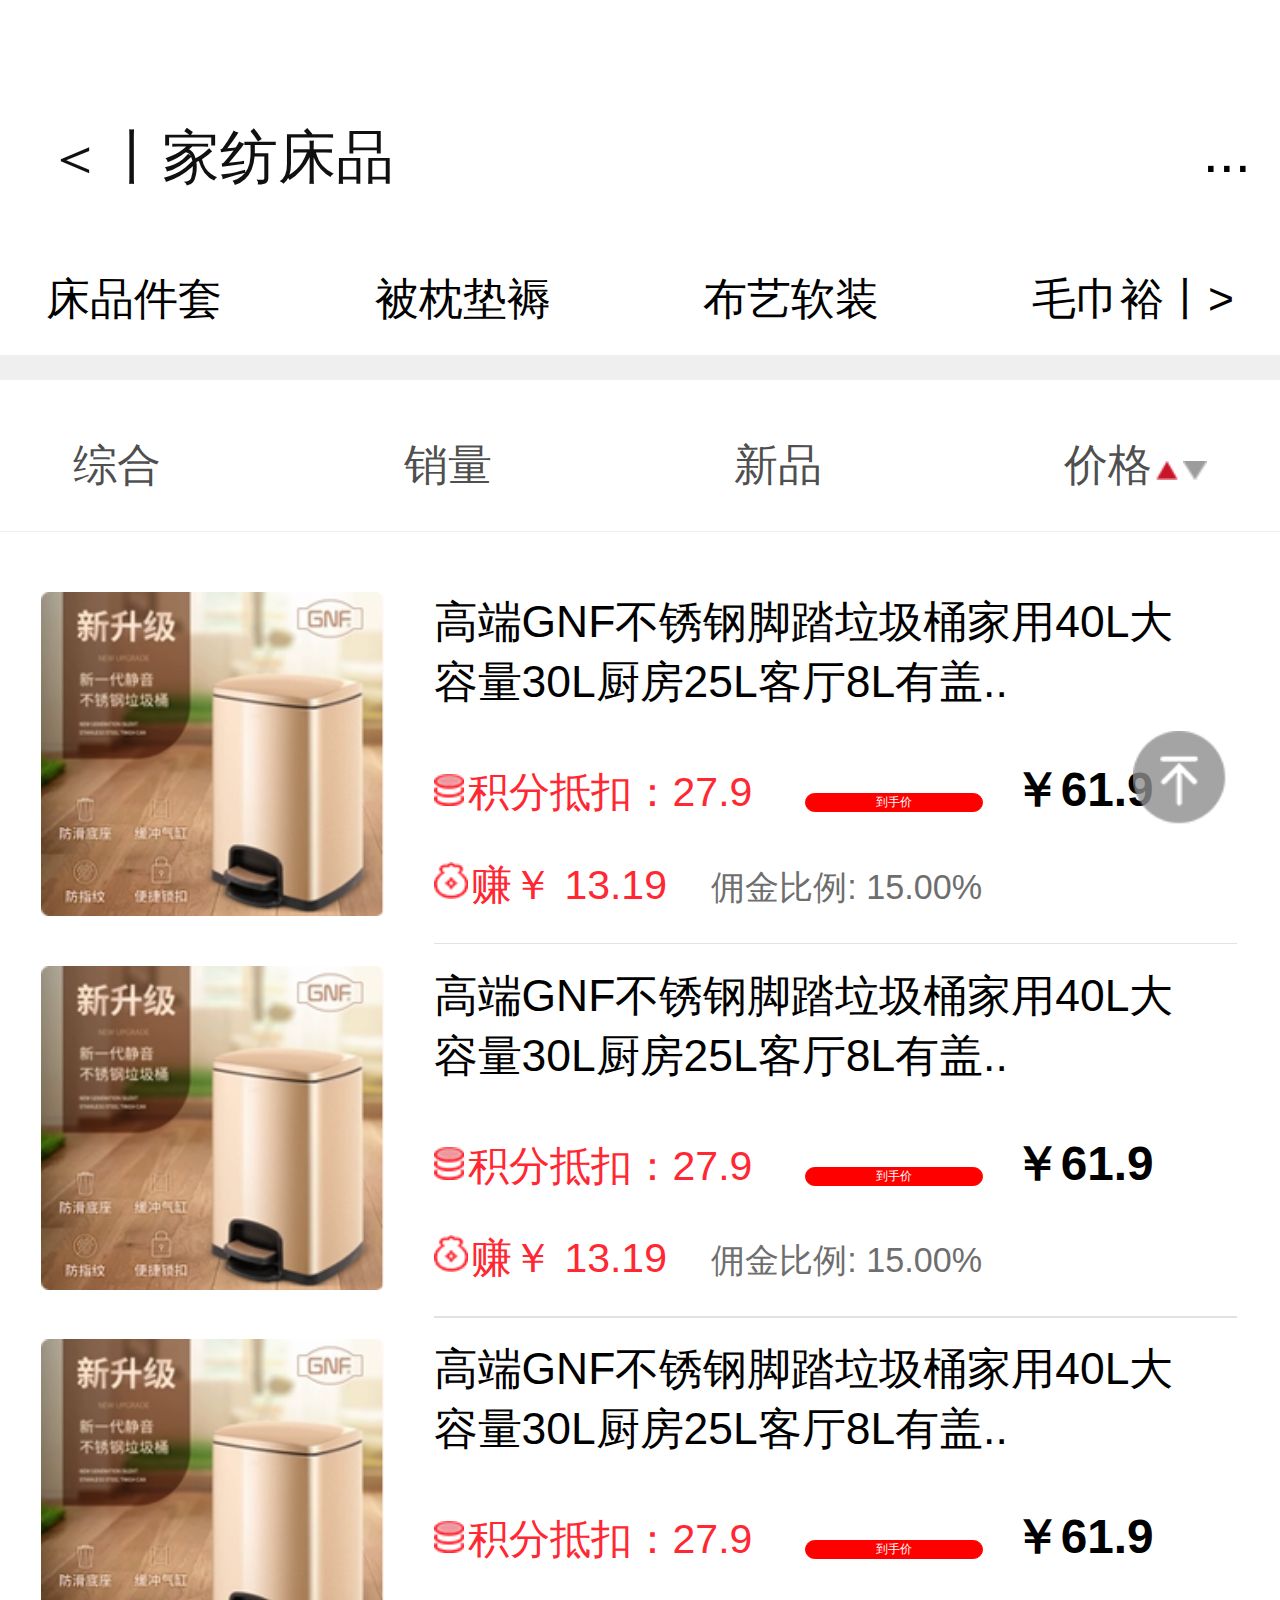
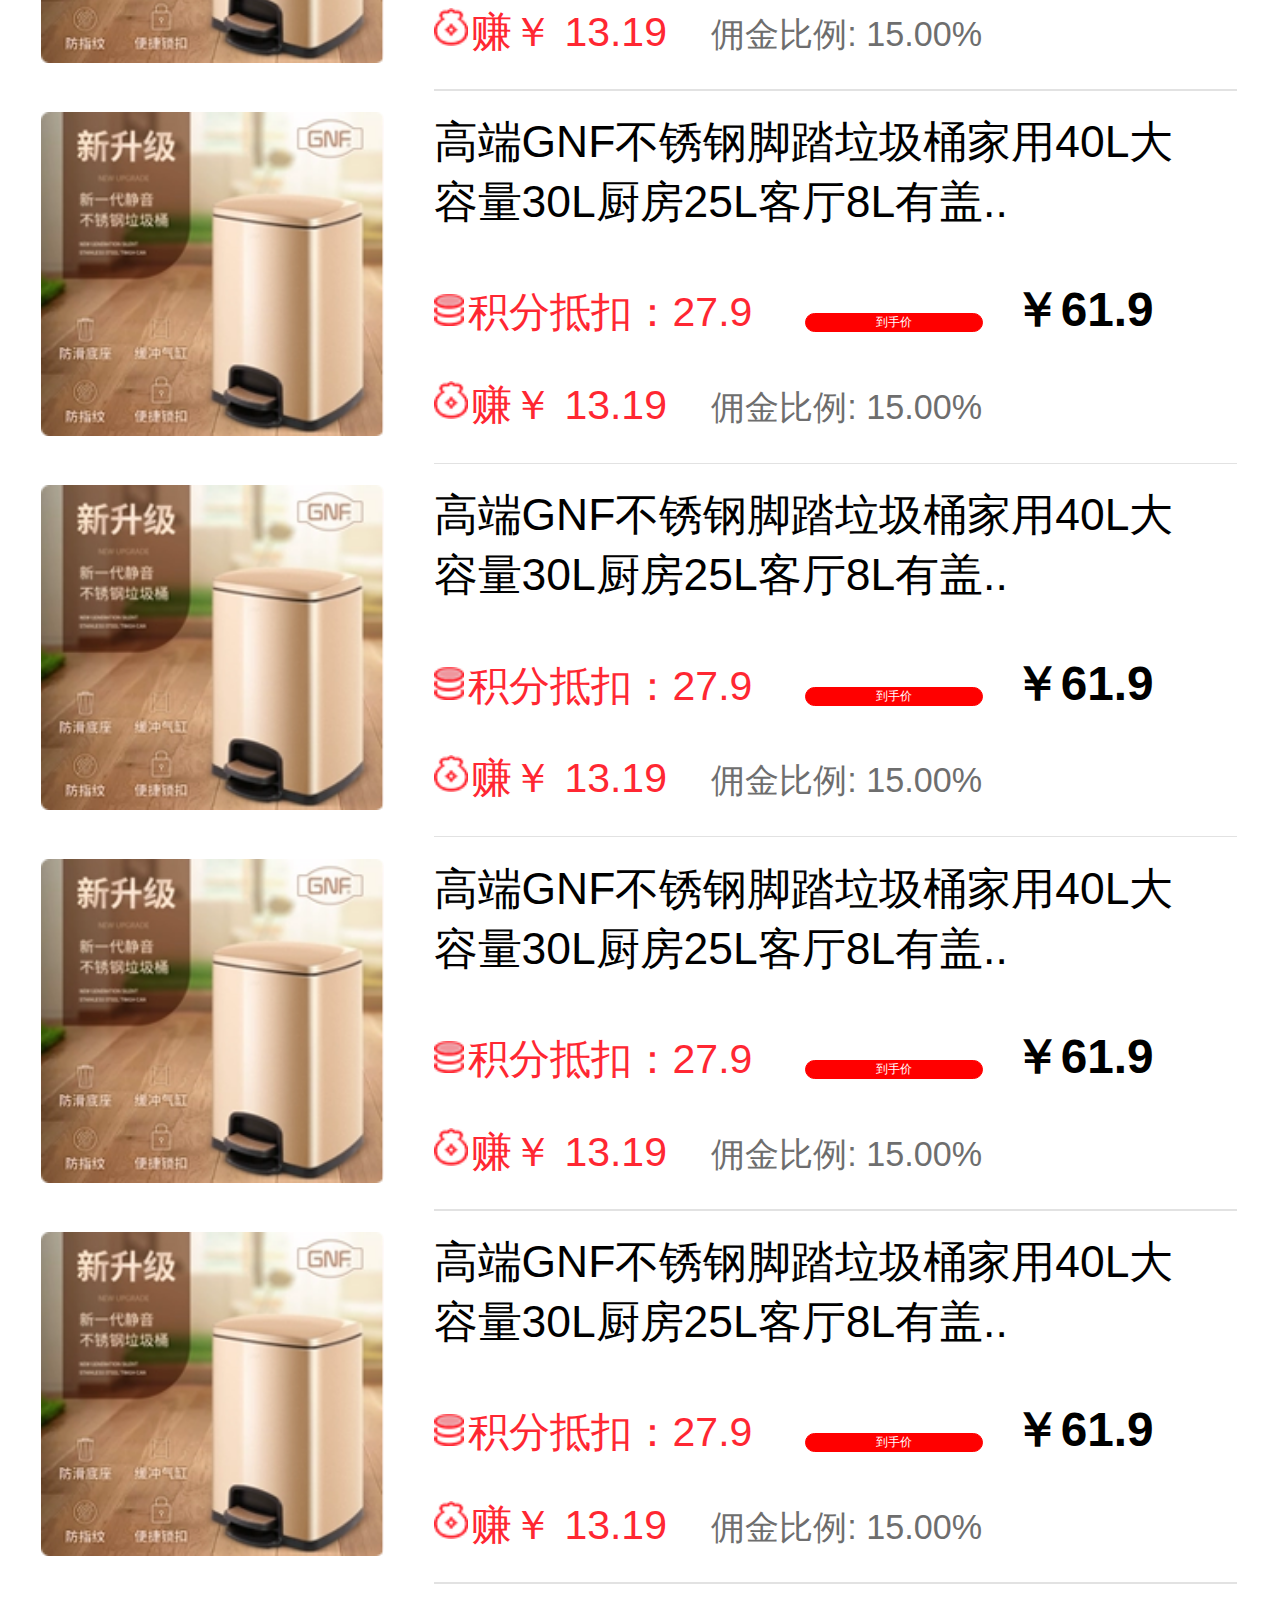
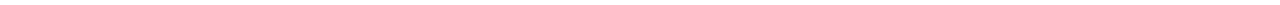
<file: index.html>
<!DOCTYPE html>
<html>
	<head>
		<meta charset="utf-8" />
		<title>2.2三级分类产品列表页</title>
		<meta name="viewport" content="width=device-width,initial-scale=1,minimum-scale=1,maximum-scale=1,user-scalable=no" />
		<link rel="stylesheet" type="text/css" href="css/reset.css" />
		<link rel="stylesheet" type="text/css" href="css/index.css" />
		<script src="js/jquery-3.5.1.min.js" type="text/javascript" charset="utf-8"></script>
		<script src="js/index.js" type="text/javascript" charset="utf-8"></script>
	</head>
	<body>
		<!-- 头部 -->
		<header>
			<div class="left">
				<div class="arrow">＜</div>
				<div class="axis">丨</div>
				<div class="title">家纺床品</div>
			</div>
			<div class="right">
				<div class="more">...</div>
			</div>
		</header>
		<!-- 菜单 -->
		<div class="menu">
			<div class="item">
				<span>床品件套</span>
			</div>
			<div class="item">
				<span>被枕垫褥</span>
			</div>
			<div class="item">
				<span>布艺软装</span>
			</div>
			<div class="item">
				<span>毛巾裕丨&gt;</span>
			</div>
		</div>
		<!-- 灰色边框 -->
		<div class="gray"></div>
		<!-- 选项 -->
		<div class="change">
			<div class="type">
				<span>综合</span>
			</div>
			<div class="type">
				<span>销量</span>
			</div>
			<div class="type">
				<span>新品</span>
			</div>
			<div class="type">
				<span>价格</span>
				<img src="img/productList/rect_red.png">
				<img src="img/productList/rect_gray.png">
			</div>
		</div>
		<!-- 直线 -->
		<div class="line"></div>
		<!-- 商品列表 -->
		<div class="select">
			<div class="products">
				<div class="products-list">
					<div class="products-img">
						<img src="img/productList/con9.png" alt="">
					</div>
					<div class="products-info">
						<div class="products-title">
							高端GNF不锈钢脚踏垃圾桶家用40L大容量30L厨房25L客厅8L有盖..
						</div>
						<div class="products-money">
							<div class="products-money-img">
								<img src="img/productList/icon1.png" alt="">
							</div>
							<div class="rebate">积分抵扣：27.9</div>
							<div class="landedPrice">到手价</div>
							<div class="price">￥<span>61.9</span></div>
						</div>
						<div class="products-cheap">
							<div class="products-cheap-img">
								<img src="img/productList/icon2.png" alt="">
							</div>
							<div class="gain">
								赚￥ <span>13.19</span>
							</div>
							<div class="brokerage">
								佣金比例: 15.00%
							</div>
						</div>
						<div class="split-line"></div>
					</div>
				</div>
				<div class="products-list">
					<div class="products-img">
						<img src="img/productList/con9.png" alt="">
					</div>
					<div class="products-info">
						<div class="products-title">
							高端GNF不锈钢脚踏垃圾桶家用40L大容量30L厨房25L客厅8L有盖..
						</div>
						<div class="products-money">
							<div class="products-money-img">
								<img src="img/productList/icon1.png" alt="">
							</div>
							<div class="rebate">积分抵扣：27.9</div>
							<div class="landedPrice">到手价</div>
							<div class="price">￥<span>61.9</span></div>
						</div>
						<div class="products-cheap">
							<div class="products-cheap-img">
								<img src="img/productList/icon2.png" alt="">
							</div>
							<div class="gain">
								赚￥ <span>13.19</span>
							</div>
							<div class="brokerage">
								佣金比例: 15.00%
							</div>
						</div>
						<div class="split-line"></div>
					</div>
				</div>
				<div class="products-list">
					<div class="products-img">
						<img src="img/productList/con9.png" alt="">
					</div>
					<div class="products-info">
						<div class="products-title">
							高端GNF不锈钢脚踏垃圾桶家用40L大容量30L厨房25L客厅8L有盖..
						</div>
						<div class="products-money">
							<div class="products-money-img">
								<img src="img/productList/icon1.png" alt="">
							</div>
							<div class="rebate">积分抵扣：27.9</div>
							<div class="landedPrice">到手价</div>
							<div class="price">￥<span>61.9</span></div>
						</div>
						<div class="products-cheap">
							<div class="products-cheap-img">
								<img src="img/productList/icon2.png" alt="">
							</div>
							<div class="gain">
								赚￥ <span>13.19</span>
							</div>
							<div class="brokerage">
								佣金比例: 15.00%
							</div>
						</div>
						<div class="split-line"></div>
					</div>
				</div>
				<div class="products-list">
					<div class="products-img">
						<img src="img/productList/con9.png" alt="">
					</div>
					<div class="products-info">
						<div class="products-title">
							高端GNF不锈钢脚踏垃圾桶家用40L大容量30L厨房25L客厅8L有盖..
						</div>
						<div class="products-money">
							<div class="products-money-img">
								<img src="img/productList/icon1.png" alt="">
							</div>
							<div class="rebate">积分抵扣：27.9</div>
							<div class="landedPrice">到手价</div>
							<div class="price">￥<span>61.9</span></div>
						</div>
						<div class="products-cheap">
							<div class="products-cheap-img">
								<img src="img/productList/icon2.png" alt="">
							</div>
							<div class="gain">
								赚￥ <span>13.19</span>
							</div>
							<div class="brokerage">
								佣金比例: 15.00%
							</div>
						</div>
						<div class="split-line"></div>
					</div>
				</div>
				<div class="products-list">
					<div class="products-img">
						<img src="img/productList/con9.png" alt="">
					</div>
					<div class="products-info">
						<div class="products-title">
							高端GNF不锈钢脚踏垃圾桶家用40L大容量30L厨房25L客厅8L有盖..
						</div>
						<div class="products-money">
							<div class="products-money-img">
								<img src="img/productList/icon1.png" alt="">
							</div>
							<div class="rebate">积分抵扣：27.9</div>
							<div class="landedPrice">到手价</div>
							<div class="price">￥<span>61.9</span></div>
						</div>
						<div class="products-cheap">
							<div class="products-cheap-img">
								<img src="img/productList/icon2.png" alt="">
							</div>
							<div class="gain">
								赚￥ <span>13.19</span>
							</div>
							<div class="brokerage">
								佣金比例: 15.00%
							</div>
						</div>
						<div class="split-line"></div>
					</div>
				</div>
				<div class="products-list">
					<div class="products-img">
						<img src="img/productList/con9.png" alt="">
					</div>
					<div class="products-info">
						<div class="products-title">
							高端GNF不锈钢脚踏垃圾桶家用40L大容量30L厨房25L客厅8L有盖..
						</div>
						<div class="products-money">
							<div class="products-money-img">
								<img src="img/productList/icon1.png" alt="">
							</div>
							<div class="rebate">积分抵扣：27.9</div>
							<div class="landedPrice">到手价</div>
							<div class="price">￥<span>61.9</span></div>
						</div>
						<div class="products-cheap">
							<div class="products-cheap-img">
								<img src="img/productList/icon2.png" alt="">
							</div>
							<div class="gain">
								赚￥ <span>13.19</span>
							</div>
							<div class="brokerage">
								佣金比例: 15.00%
							</div>
						</div>
						<div class="split-line"></div>
					</div>
				</div>
				<div class="products-list">
					<div class="products-img">
						<img src="img/productList/con9.png" alt="">
					</div>
					<div class="products-info">
						<div class="products-title">
							高端GNF不锈钢脚踏垃圾桶家用40L大容量30L厨房25L客厅8L有盖..
						</div>
						<div class="products-money">
							<div class="products-money-img">
								<img src="img/productList/icon1.png" alt="">
							</div>
							<div class="rebate">积分抵扣：27.9</div>
							<div class="landedPrice">到手价</div>
							<div class="price">￥<span>61.9</span></div>
						</div>
						<div class="products-cheap">
							<div class="products-cheap-img">
								<img src="img/productList/icon2.png" alt="">
							</div>
							<div class="gain">
								赚￥ <span>13.19</span>
							</div>
							<div class="brokerage">
								佣金比例: 15.00%
							</div>
						</div>
						<div class="split-line"></div>
					</div>
				</div>
			</div>
			<div class="products selectedCard">
				<div class="products-list">
					<div class="products-img">
						<img src="img/productList/con9.png" alt="">
					</div>
					<div class="products-info">
						<div class="products-title">
							高端GNF不锈钢脚踏垃圾桶家用40L大容量30L厨房25L客厅8L有盖..
						</div>
						<div class="products-money">
							<div class="products-money-img">
								<img src="img/productList/icon1.png" alt="">
							</div>
							<div class="rebate">积分抵扣：27.9</div>
							<div class="landedPrice">到手价</div>
							<div class="price">￥<span>61.9</span></div>
						</div>
						<div class="products-cheap">
							<div class="products-cheap-img">
								<img src="img/productList/icon2.png" alt="">
							</div>
							<div class="gain">
								赚￥ <span>13.19</span>
							</div>
							<div class="brokerage">
								佣金比例: 15.00%
							</div>
						</div>
						<div class="split-line"></div>
					</div>
				</div>
				<div class="products-list">
					<div class="products-img">
						<img src="img/productList/con9.png" alt="">
					</div>
					<div class="products-info">
						<div class="products-title">
							高端GNF不锈钢脚踏垃圾桶家用40L大容量30L厨房25L客厅8L有盖..
						</div>
						<div class="products-money">
							<div class="products-money-img">
								<img src="img/productList/icon1.png" alt="">
							</div>
							<div class="rebate">积分抵扣：27.9</div>
							<div class="landedPrice">到手价</div>
							<div class="price">￥<span>61.9</span></div>
						</div>
						<div class="products-cheap">
							<div class="products-cheap-img">
								<img src="img/productList/icon2.png" alt="">
							</div>
							<div class="gain">
								赚￥ <span>13.19</span>
							</div>
							<div class="brokerage">
								佣金比例: 15.00%
							</div>
						</div>
						<div class="split-line"></div>
					</div>
				</div>
				<div class="products-list">
					<div class="products-img">
						<img src="img/productList/con9.png" alt="">
					</div>
					<div class="products-info">
						<div class="products-title">
							高端GNF不锈钢脚踏垃圾桶家用40L大容量30L厨房25L客厅8L有盖..
						</div>
						<div class="products-money">
							<div class="products-money-img">
								<img src="img/productList/icon1.png" alt="">
							</div>
							<div class="rebate">积分抵扣：27.9</div>
							<div class="landedPrice">到手价</div>
							<div class="price">￥<span>61.9</span></div>
						</div>
						<div class="products-cheap">
							<div class="products-cheap-img">
								<img src="img/productList/icon2.png" alt="">
							</div>
							<div class="gain">
								赚￥ <span>13.19</span>
							</div>
							<div class="brokerage">
								佣金比例: 15.00%
							</div>
						</div>
						<div class="split-line"></div>
					</div>
				</div>
			</div>
			<div class="products selectedCard">
				<div class="products-list">
					<div class="products-img">
						<img src="img/productList/con9.png" alt="">
					</div>
					<div class="products-info">
						<div class="products-title">
							高端GNF不锈钢脚踏垃圾桶家用40L大容量30L厨房25L客厅8L有盖..
						</div>
						<div class="products-money">
							<div class="products-money-img">
								<img src="img/productList/icon1.png" alt="">
							</div>
							<div class="rebate">积分抵扣：27.9</div>
							<div class="landedPrice">到手价</div>
							<div class="price">￥<span>61.9</span></div>
						</div>
						<div class="products-cheap">
							<div class="products-cheap-img">
								<img src="img/productList/icon2.png" alt="">
							</div>
							<div class="gain">
								赚￥ <span>13.19</span>
							</div>
							<div class="brokerage">
								佣金比例: 15.00%
							</div>
						</div>
						<div class="split-line"></div>
					</div>
				</div>
				<div class="products-list">
					<div class="products-img">
						<img src="img/productList/con9.png" alt="">
					</div>
					<div class="products-info">
						<div class="products-title">
							高端GNF不锈钢脚踏垃圾桶家用40L大容量30L厨房25L客厅8L有盖..
						</div>
						<div class="products-money">
							<div class="products-money-img">
								<img src="img/productList/icon1.png" alt="">
							</div>
							<div class="rebate">积分抵扣：27.9</div>
							<div class="landedPrice">到手价</div>
							<div class="price">￥<span>61.9</span></div>
						</div>
						<div class="products-cheap">
							<div class="products-cheap-img">
								<img src="img/productList/icon2.png" alt="">
							</div>
							<div class="gain">
								赚￥ <span>13.19</span>
							</div>
							<div class="brokerage">
								佣金比例: 15.00%
							</div>
						</div>
						<div class="split-line"></div>
					</div>
				</div>
			</div>
			<div class="products selectedCard">
				<div class="products-list">
					<div class="products-img">
						<img src="img/productList/con9.png" alt="">
					</div>
					<div class="products-info">
						<div class="products-title">
							高端GNF不锈钢脚踏垃圾桶家用40L大容量30L厨房25L客厅8L有盖..
						</div>
						<div class="products-money">
							<div class="products-money-img">
								<img src="img/productList/icon1.png" alt="">
							</div>
							<div class="rebate">积分抵扣：27.9</div>
							<div class="landedPrice">到手价</div>
							<div class="price">￥<span>61.9</span></div>
						</div>
						<div class="products-cheap">
							<div class="products-cheap-img">
								<img src="img/productList/icon2.png" alt="">
							</div>
							<div class="gain">
								赚￥ <span>13.19</span>
							</div>
							<div class="brokerage">
								佣金比例: 15.00%
							</div>
						</div>
						<div class="split-line"></div>
					</div>
				</div>
			</div>
		</div>
		
		<!-- 回到顶部 -->
		<div class="backTop">
			<img src="img/productList/back.png" alt="">
		</div>
	</body>
</html>
</file>
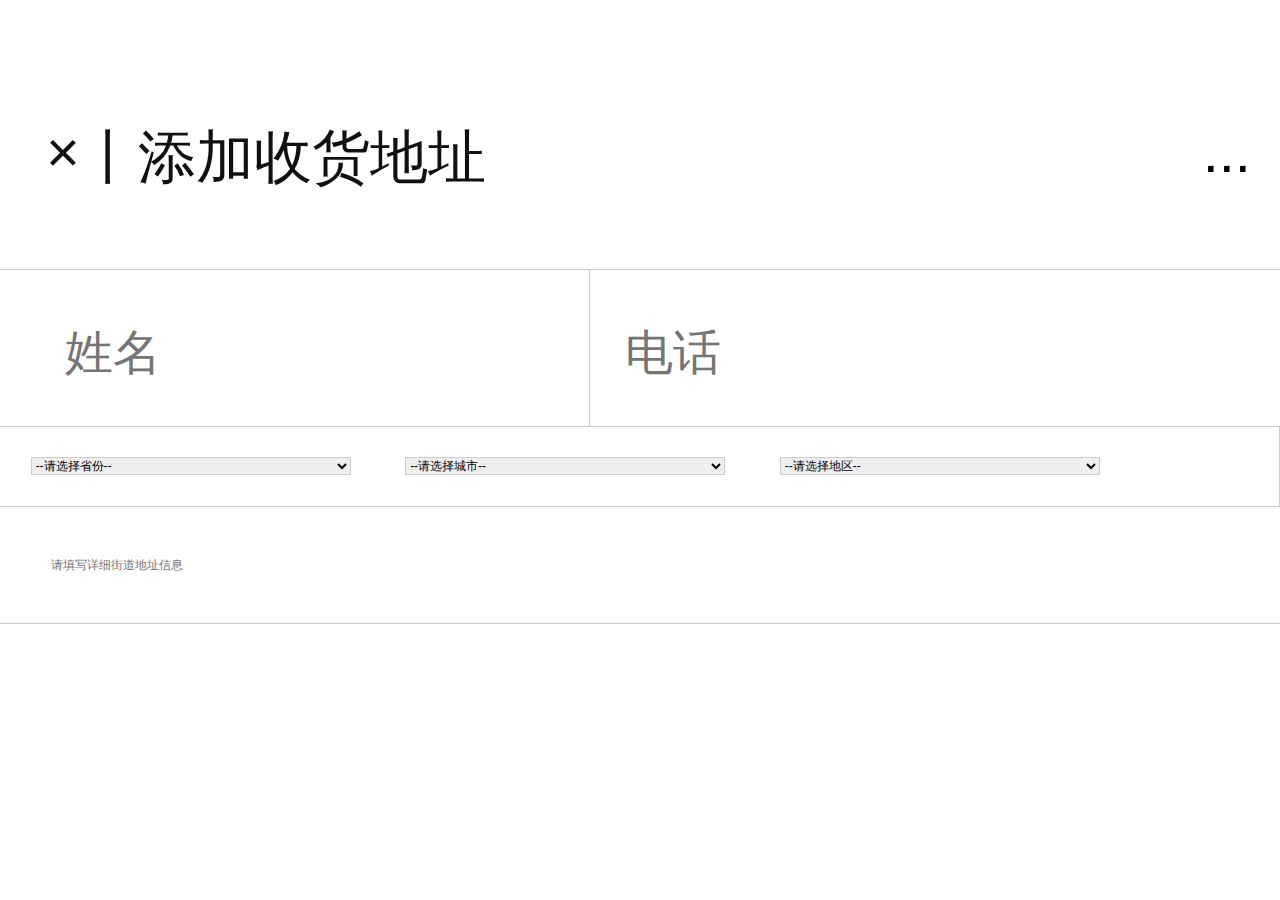
<file: addAddress.html>
<!DOCTYPE html>
<html>
	<head>
		<meta charset="utf-8">
		<title>添加地址页面</title>
		<meta name="viewport" content="width=device-width,initial-scale=1,minimum-scale=1,maximum-scale=1,user-scalable=no" />
		<link rel="stylesheet" type="text/css" href="css/reset.css" />
		<link rel="stylesheet" type="text/css" href="css/editAddress.css" />
		<script src="js/PCASClass.js" type="text/javascript" charset="utf-8"></script>
		<script>
			window.onload = function(){
				new PCAS("province", "city", "area", "选择省份", "选择城市", "选择地区");
			}
		</script>
	</head>
	<body>
		<!-- 头部 -->
		<header>
			<div class="left">
				<div class="close">×</div>
				<div class="axis">丨</div>
				<div class="title">添加收货地址</div>
			</div>
			<div class="right">
				<div class="more">...</div>
			</div>
		</header>
		<!-- 第一行 -->
		<div class="floor1">
			<input class="name" placeholder="姓名">
			<input class="iphone" placeholder="电话">
		</div>
		<!-- 第二行 -->
		<div class="floor2">
			<fieldset style="padding:5px;">
				<select name="province"></select>
				<select name="city"></select>
				<select name="area"></select>
			</fieldset>
		</div>
		<!-- 第三层 -->
		<div class="floor3">
			<input placeholder="请填写详细街道地址信息">
		</div>
	</body>
</html>
</file>
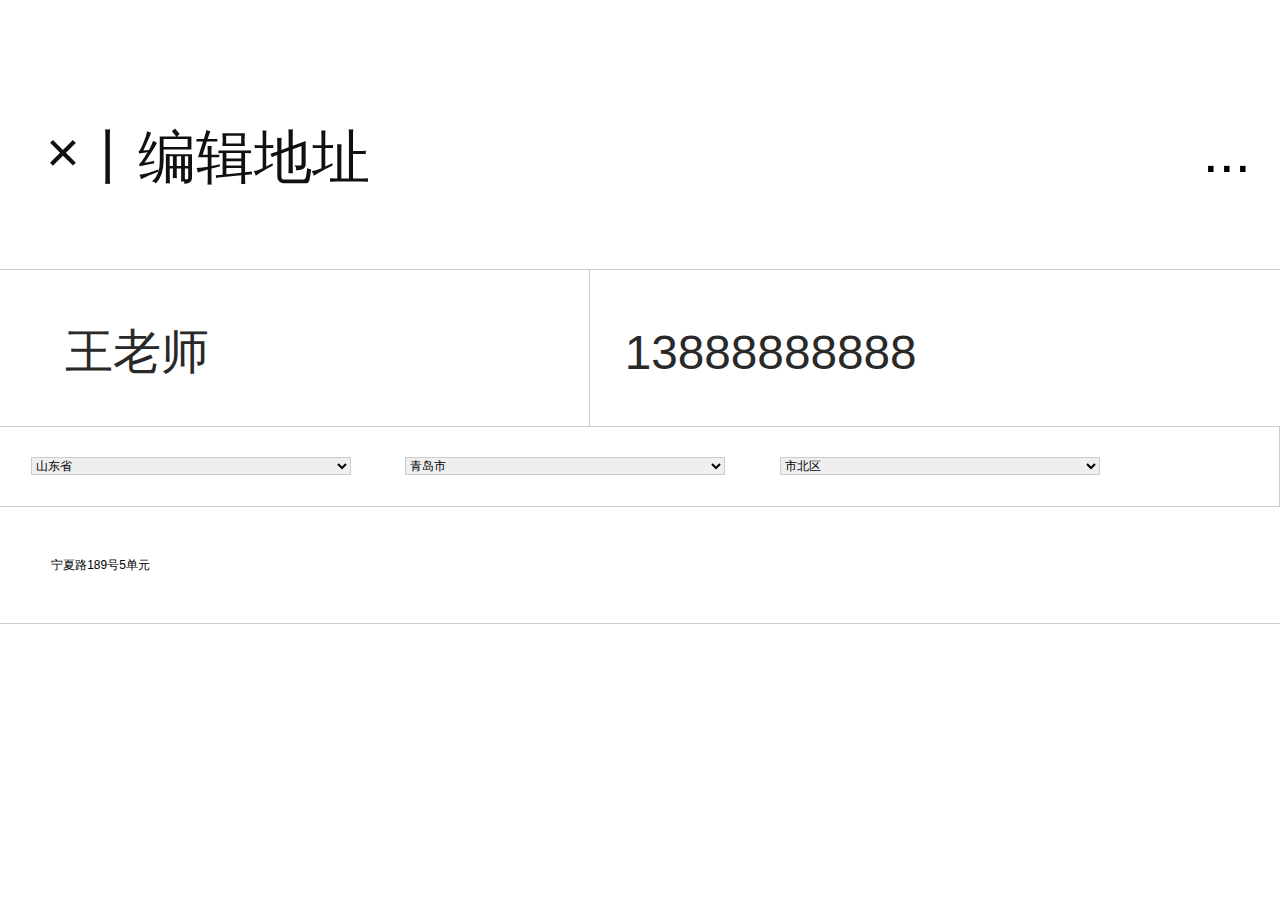
<file: editAddress.html>
<!DOCTYPE html>
<html>
	<head>
		<meta charset="utf-8">
		<title>编辑地址页面</title>
		<meta name="viewport" content="width=device-width,initial-scale=1,minimum-scale=1,maximum-scale=1,user-scalable=no" />
		<link rel="stylesheet" type="text/css" href="css/reset.css" />
		<link rel="stylesheet" type="text/css" href="css/editAddress.css" />
		<script src="js/PCASClass.js" type="text/javascript" charset="utf-8"></script>
		<script>
			window.onload = function() {
				new PCAS("province", "city", "area", "山东省", "青岛市", "市北区");
			}
		</script>
	</head>
	<body>
		<!-- 头部 -->
		<header>
			<div class="left">
				<div class="close">×</div>
				<div class="axis">丨</div>
				<div class="title">编辑地址</div>
			</div>
			<div class="right">
				<div class="more">...</div>
			</div>
		</header>
		<!-- 第一行 -->
		<div class="floor1">
			<input class="name" value="王老师">
			<input class="iphone" value="13888888888">
		</div>
		<!-- 第二行 -->
		<div class="floor2">
			<fieldset style="padding:5px;">
				<select name="province"></select>
				<select name="city"></select>
				<select name="area"></select>
			</fieldset>
		</div>
		<!-- 第三层 -->
		<div class="floor3">
			<input value="宁夏路189号5单元">
		</div>
	</body>
</html>
</file>
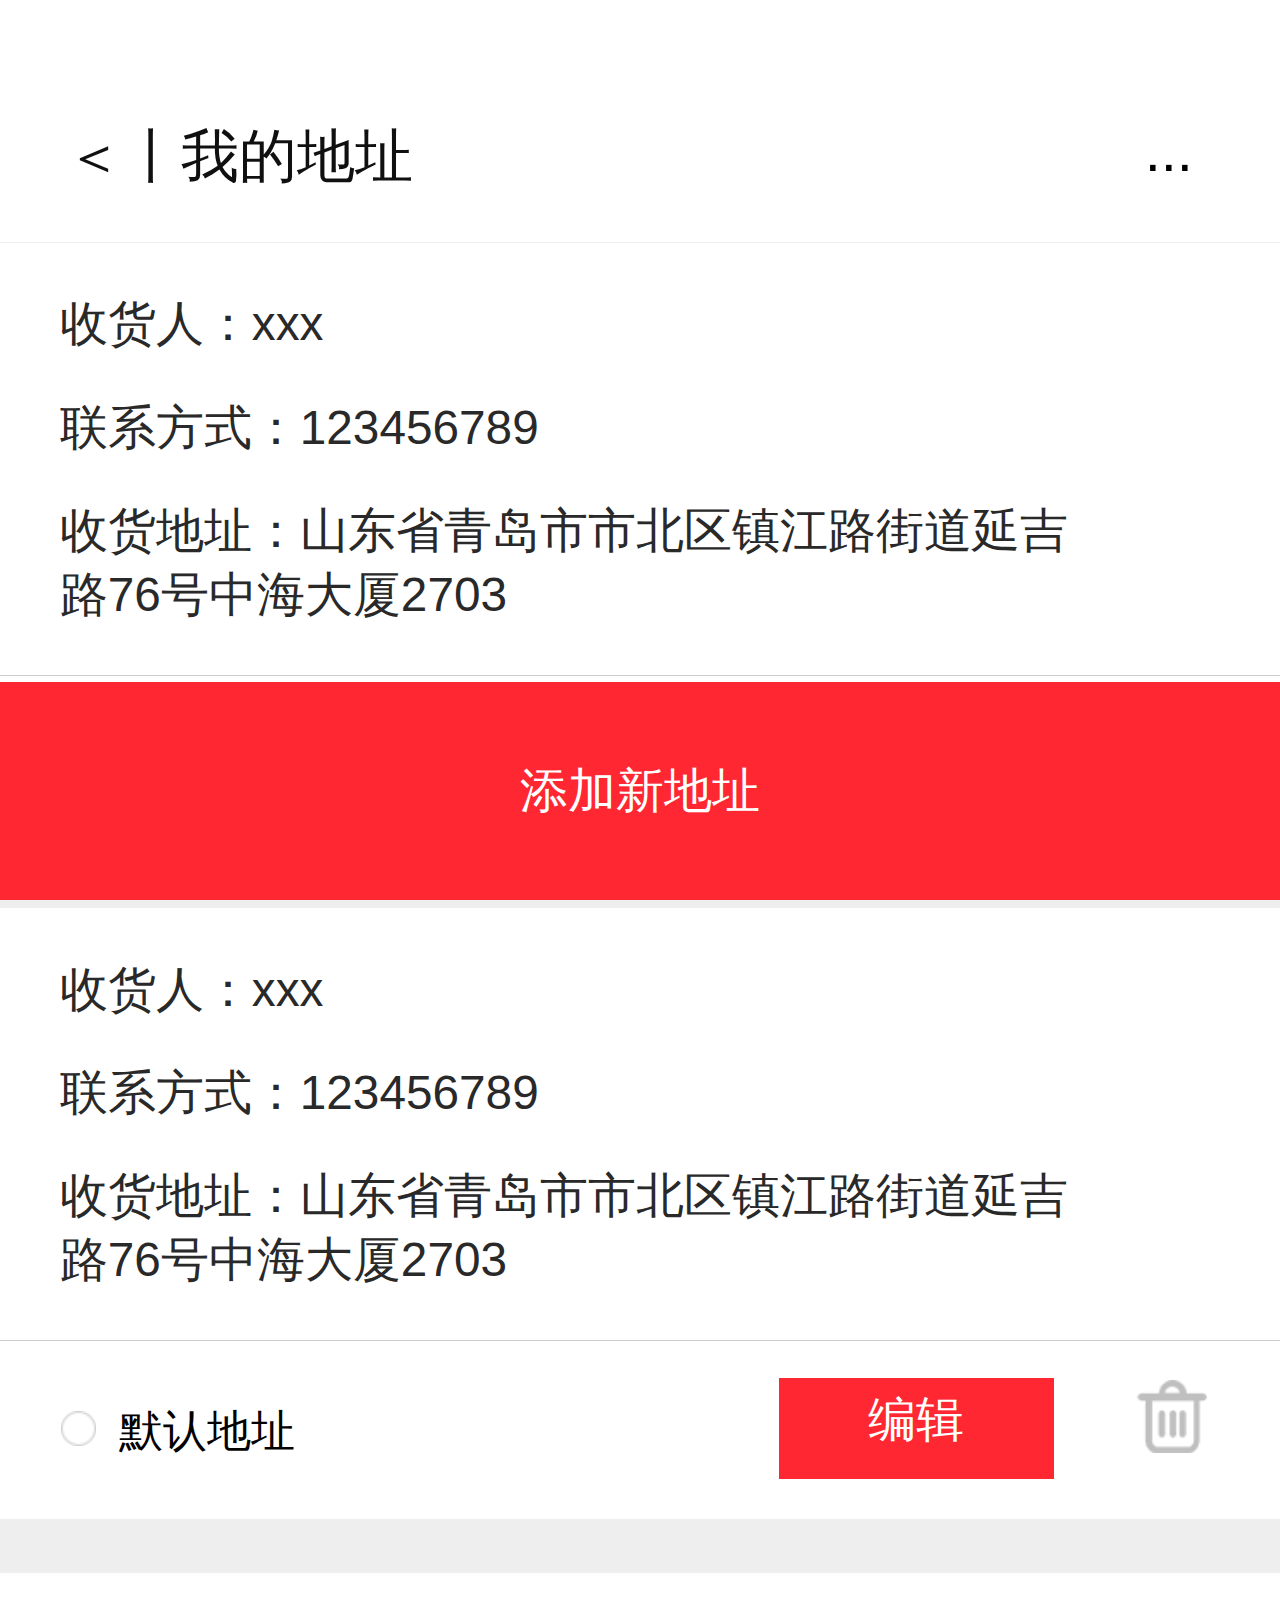
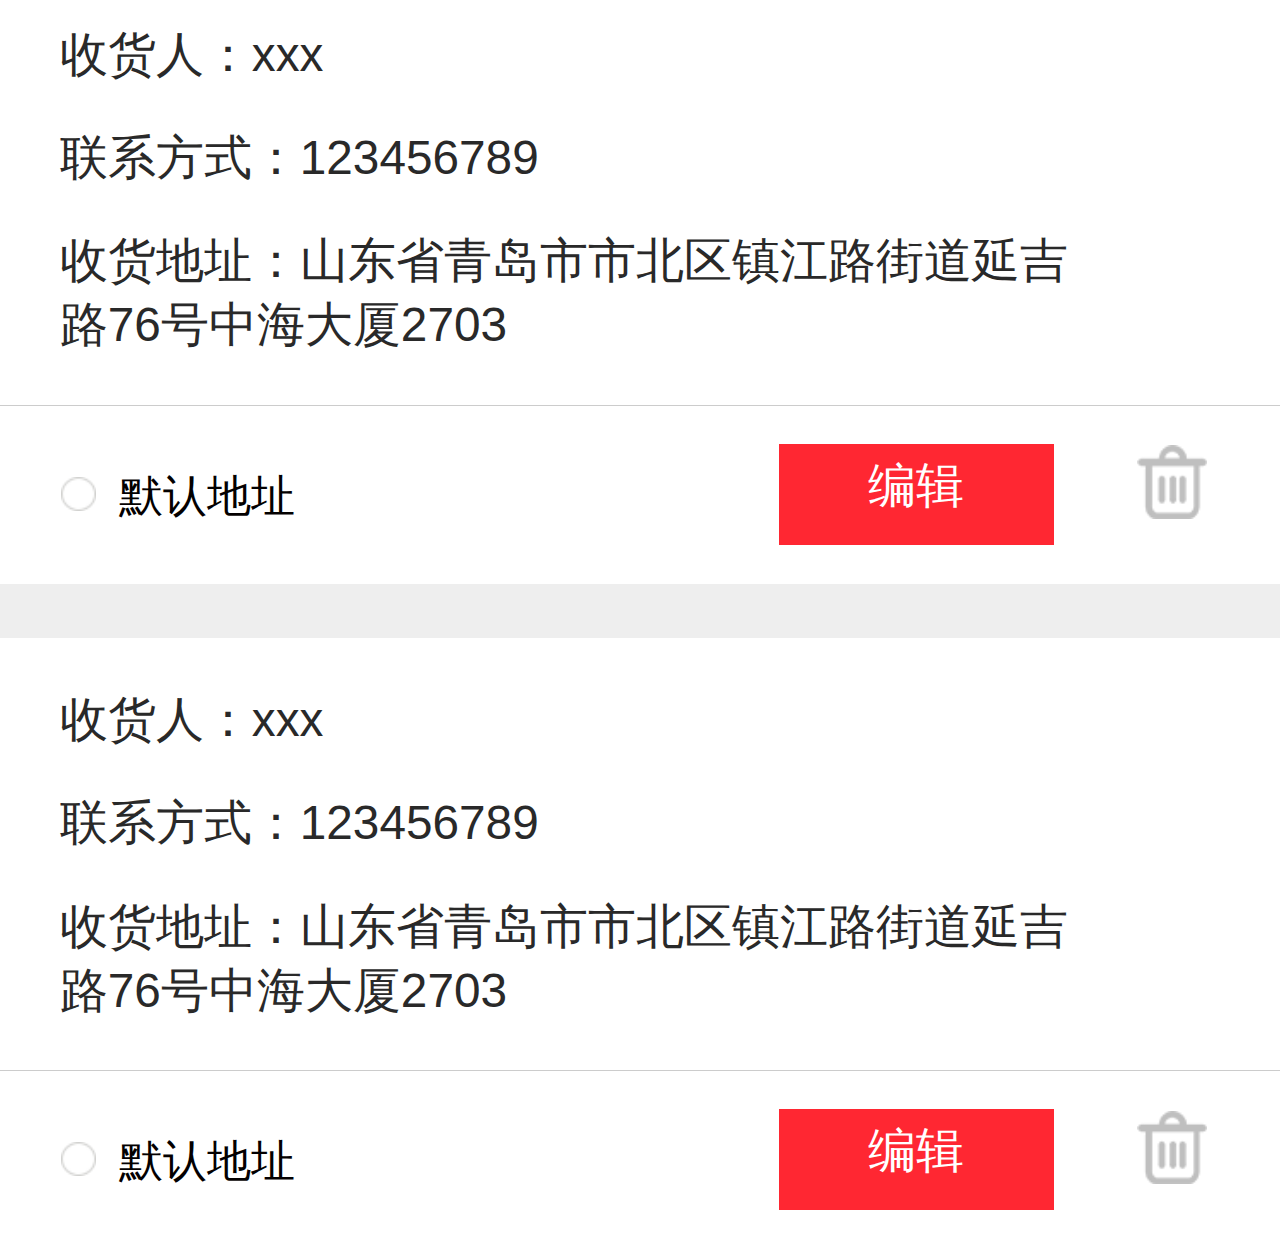
<file: myAddress.html>
<!DOCTYPE html>
<html>
	<head>
		<meta charset="utf-8">
		<title>我的地址</title>
		<link rel="stylesheet" type="text/css" href="css/reset.css"/>
		<meta name="viewport" content="width=device-width,initial-scale=1,minimum-scale=1,maximum-scale=1,user-scalable=no" />
		<link rel="stylesheet" type="text/css" href="css/myAddress.css"/>
	</head>
	<body>
		<!-- 头部 -->
		<header>
			<div class="left">
				<div class="arrow">＜</div>
				<div class="axis">丨</div>
				<div class="title">我的地址</div>
			</div>
			<div class="right">
				<div class="more">...</div>
			</div>
		</header>
		<!-- 第一层 -->
		<div class="floor1">
			<div class="floor1-name">
				<span>收货人：xxx</span>
			</div>
			<div class="floor1-iphone">
				<span>联系方式：123456789</span>
			</div>
			<div class="floor1-address">
				<span>收货地址：山东省青岛市市北区镇江路街道延吉路76号中海大厦2703</span>
			</div>
		</div>
		<div class="operation">
			<div class="floor1-lft">
				<img src="img/myAddress/circle.png" >
				<div>默认地址</div>
			</div>
			<div class="floor1-rgt">
				<div class="floor1-edit">
					<span>编辑</span>
				</div>
				<div class="floo1-del">
					<img src="img/myAddress/delete.png" >
				</div>
			</div>
		</div>
		<!-- 灰色地带 -->
		<div class="gray"></div>
		<!-- 第二层 -->
		<div class="floor1">
			<div class="floor1-name">
				<span>收货人：xxx</span>
			</div>
			<div class="floor1-iphone">
				<span>联系方式：123456789</span>
			</div>
			<div class="floor1-address">
				<span>收货地址：山东省青岛市市北区镇江路街道延吉路76号中海大厦2703</span>
			</div>
		</div>
		<div class="operation">
			<div class="floor1-lft">
				<img src="img/myAddress/circle.png" >
				<div>默认地址</div>
			</div>
			<div class="floor1-rgt">
				<div class="floor1-edit">
					<span>编辑</span>
				</div>
				<div class="floo1-del">
					<img src="img/myAddress/delete.png" >
				</div>
			</div>
		</div>
		<!-- 灰色地带 -->
		<div class="gray"></div>
		<!-- 第一层 -->
		<div class="floor1">
			<div class="floor1-name">
				<span>收货人：xxx</span>
			</div>
			<div class="floor1-iphone">
				<span>联系方式：123456789</span>
			</div>
			<div class="floor1-address">
				<span>收货地址：山东省青岛市市北区镇江路街道延吉路76号中海大厦2703</span>
			</div>
		</div>
		<div class="operation">
			<div class="floor1-lft">
				<img src="img/myAddress/circle.png" >
				<div>默认地址</div>
			</div>
			<div class="floor1-rgt">
				<div class="floor1-edit">
					<span>编辑</span>
				</div>
				<div class="floo1-del">
					<img src="img/myAddress/delete.png" >
				</div>
			</div>
		</div>
		<!-- 灰色地带 -->
		<div class="gray"></div>
		<!-- 第一层 -->
		<div class="floor1">
			<div class="floor1-name">
				<span>收货人：xxx</span>
			</div>
			<div class="floor1-iphone">
				<span>联系方式：123456789</span>
			</div>
			<div class="floor1-address">
				<span>收货地址：山东省青岛市市北区镇江路街道延吉路76号中海大厦2703</span>
			</div>
		</div>
		<div class="operation">
			<div class="floor1-lft">
				<img src="img/myAddress/circle.png" >
				<div>默认地址</div>
			</div>
			<div class="floor1-rgt">
				<div class="floor1-edit">
					<span>编辑</span>
				</div>
				<div class="floo1-del">
					<img src="img/myAddress/delete.png" >
				</div>
			</div>
		</div>
		<!-- 添加地址 -->
		<div class="addAddress">
			<span>添加新地址</span>
		</div>
	</body>
</html>
</file>
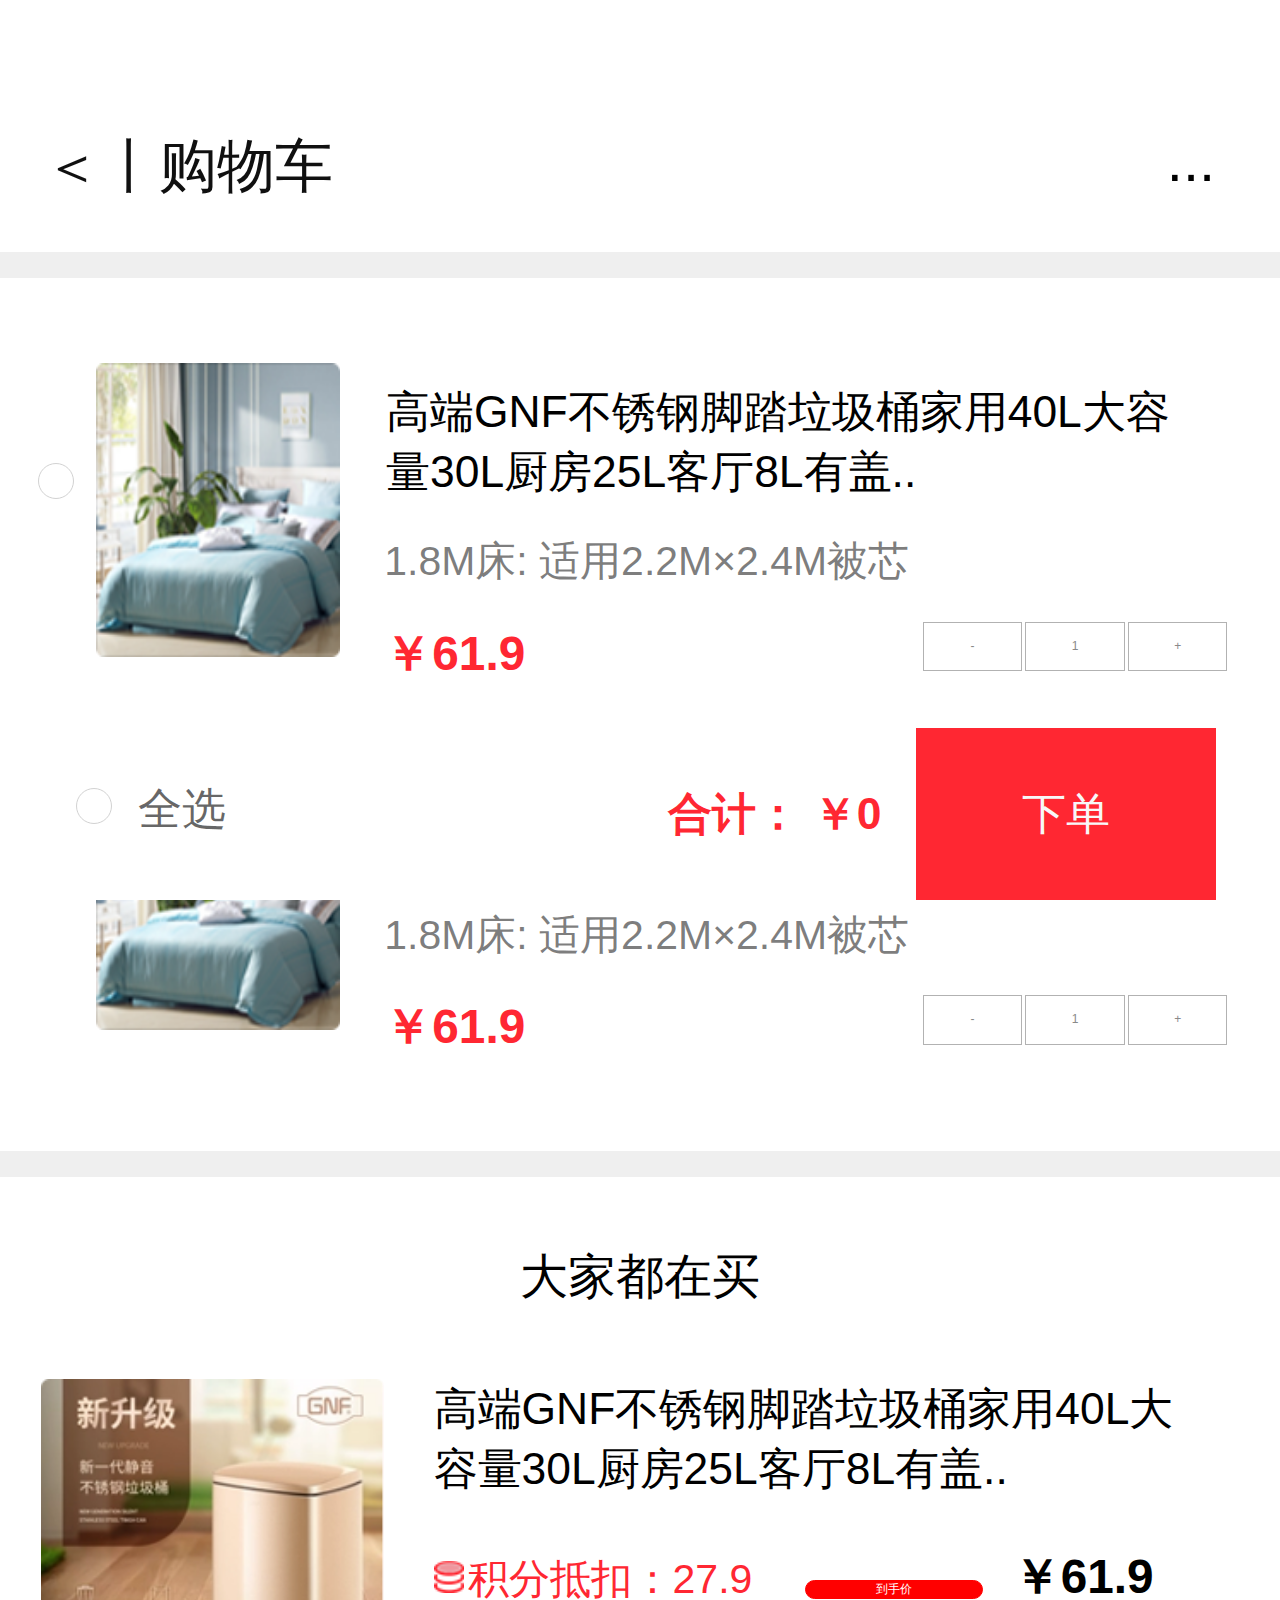
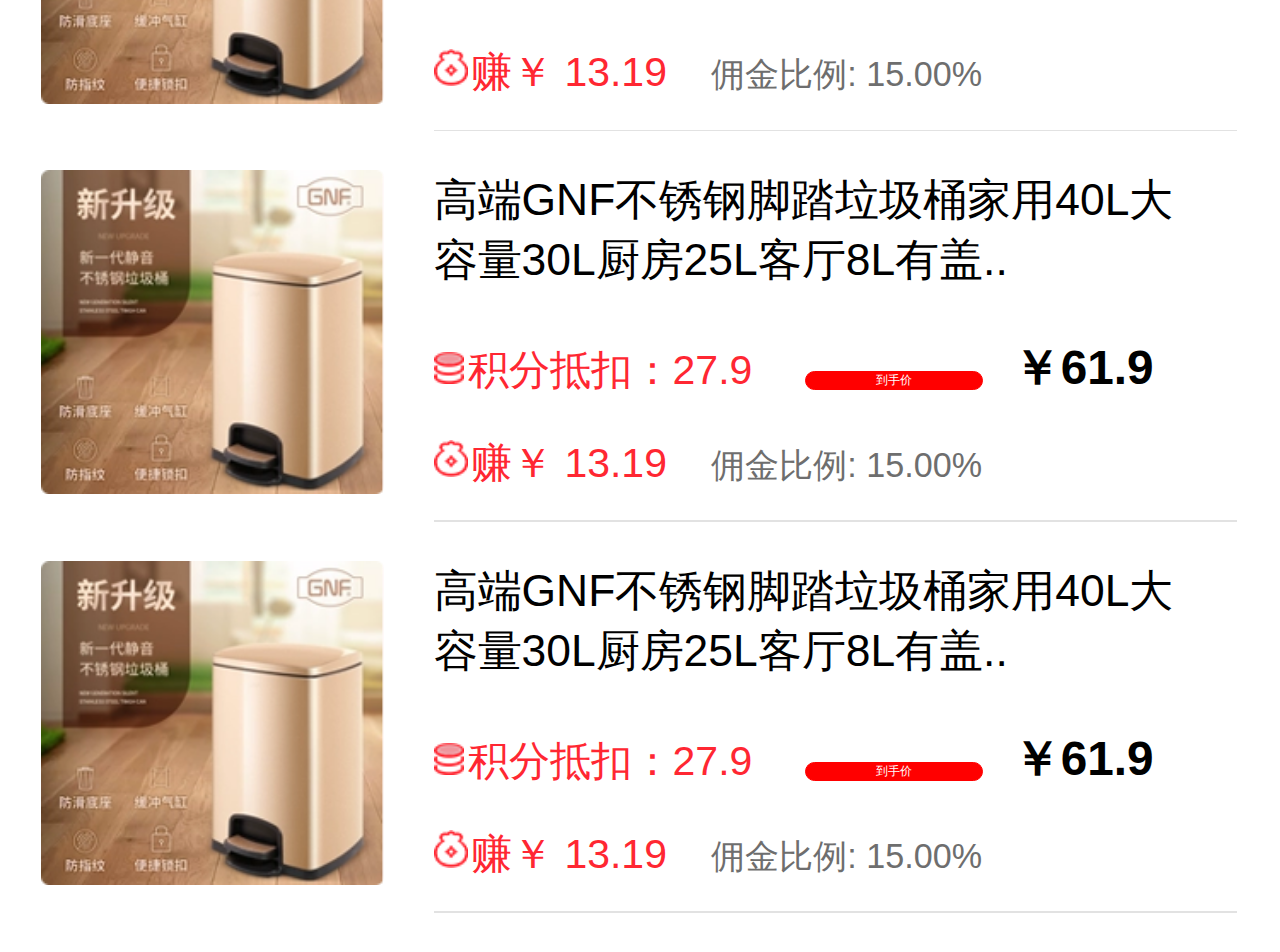
<file: shoppingcart.html>
<!DOCTYPE html>
<html>
	<head>
		<meta charset="utf-8">
		<title>购物车</title>
		<meta name="viewport" content="width=device-width,initial-scale=1,minimum-scale=1,maximum-scale=1,user-scalable=no" />
		<link rel="stylesheet" type="text/css" href="css/reset.css" />
		<link rel="stylesheet" type="text/css" href="css/shoppingcart.css" />
		<script src="js/jquery-3.5.1.min.js" type="text/javascript" charset="utf-8"></script>
		<script type="text/javascript">
			$(function() {
				$(".selected-bed").click(function() {
					var isHas = $(this).hasClass("imgHover");
					if (isHas) {
						$(this).removeClass("imgHover");
					} else {
						$(this).addClass("imgHover");
					}
				});
				// 点击全选按钮
				$(".selected").click(function() {
					$(".selected-bed").each(function(index) {
						console.log(index);
					});
					var isHas1 = $(".selected-bed").eq(0).hasClass("imgHover");
					var isHas2 = $(".selected-bed").eq(1).hasClass("imgHover");
					if (isHas1 && isHas2) {
						$(".selected-bed").removeClass("imgHover");
					} else {
						$(".selected-bed").addClass("imgHover");
					}
				});
			});
		</script>
	</head>
	<body>
		<!-- 头部 -->
		<header>
			<div class="left">
				<div class="arrow">＜</div>
				<div class="axis">丨</div>
				<div class="title">购物车</div>
			</div>
			<div class="right">
				<div class="more">...</div>
			</div>
		</header>
		<!-- 灰色边框 -->
		<div class="gray"></div>
		<!-- 商品列表 -->
		<div class="products-bed">
			<div class="products-list-bed">
				<div class="selected-bed"></div>
				<div class="products-img-bed">
					<img src="img/shopCart/bed.png" alt="">
				</div>
				<div class="products-info-bed">
					<div class="products-title-bed">
						高端GNF不锈钢脚踏垃圾桶家用40L大容量30L厨房25L客厅8L有盖..
					</div>
					<div class="introduce-bed">1.8M床: 适用2.2M×2.4M被芯</div>
					<div class="products-money-bed">
						<div class="money-bed">￥<span>61.9</span></div>
						<div class="button-bed">
							<div>-</div>
							<div>1</div>
							<div>+</div>
						</div>
					</div>
				</div>
			</div>
			<div class="products-list-bed">
				<div class="selected-bed"></div>
				<div class="products-img-bed">
					<img src="img/shopCart/bed.png" alt="">
				</div>
				<div class="products-info-bed">
					<div class="products-title-bed">
						高端GNF不锈钢脚踏垃圾桶家用40L大容量30L厨房25L客厅8L有盖..
					</div>
					<div class="introduce-bed">1.8M床: 适用2.2M×2.4M被芯</div>
					<div class="products-money-bed">
						<div class="money-bed">￥<span>61.9</span></div>
						<div class="button-bed">
							<div>-</div>
							<div>1</div>
							<div>+</div>
						</div>
					</div>
				</div>
			</div>
		</div>
		<!-- 灰色边框---大家都在买 -->
		<div class="gray-all"></div>
		<!-- 大家都在买 -->
		<div class="allBuy">
			<div class="allBuy-title">大家都在买</div>
		</div>
		<!-- 商品列表 -->
		<div class="products-bottom">
			<div class="products-list">
				<div class="products-img">
					<img src="img/productList/con9.png" alt="">
				</div>
				<div class="products-info">
					<div class="products-title">
						高端GNF不锈钢脚踏垃圾桶家用40L大容量30L厨房25L客厅8L有盖..
					</div>
					<div class="products-money">
						<div class="products-money-img">
							<img src="img/productList/icon1.png" alt="">
						</div>
						<div class="rebate">积分抵扣：27.9</div>
						<div class="landedPrice">到手价</div>
						<div class="price">￥<span>61.9</span></div>
					</div>
					<div class="products-cheap">
						<div class="products-cheap-img">
							<img src="img/productList/icon2.png" alt="">
						</div>
						<div class="gain">
							赚￥ <span>13.19</span>
						</div>
						<div class="brokerage">
							佣金比例: 15.00%
						</div>
					</div>
					<div class="split-line"></div>
				</div>
			</div>
			<div class="products-list">
				<div class="products-img">
					<img src="img/productList/con9.png" alt="">
				</div>
				<div class="products-info">
					<div class="products-title">
						高端GNF不锈钢脚踏垃圾桶家用40L大容量30L厨房25L客厅8L有盖..
					</div>
					<div class="products-money">
						<div class="products-money-img">
							<img src="img/productList/icon1.png" alt="">
						</div>
						<div class="rebate">积分抵扣：27.9</div>
						<div class="landedPrice">到手价</div>
						<div class="price">￥<span>61.9</span></div>
					</div>
					<div class="products-cheap">
						<div class="products-cheap-img">
							<img src="img/productList/icon2.png" alt="">
						</div>
						<div class="gain">
							赚￥ <span>13.19</span>
						</div>
						<div class="brokerage">
							佣金比例: 15.00%
						</div>
					</div>
					<div class="split-line"></div>
				</div>
			</div>
			<div class="products-list">
				<div class="products-img">
					<img src="img/productList/con9.png" alt="">
				</div>
				<div class="products-info">
					<div class="products-title">
						高端GNF不锈钢脚踏垃圾桶家用40L大容量30L厨房25L客厅8L有盖..
					</div>
					<div class="products-money">
						<div class="products-money-img">
							<img src="img/productList/icon1.png" alt="">
						</div>
						<div class="rebate">积分抵扣：27.9</div>
						<div class="landedPrice">到手价</div>
						<div class="price">￥<span>61.9</span></div>
					</div>
					<div class="products-cheap">
						<div class="products-cheap-img">
							<img src="img/productList/icon2.png" alt="">
						</div>
						<div class="gain">
							赚￥ <span>13.19</span>
						</div>
						<div class="brokerage">
							佣金比例: 15.00%
						</div>
					</div>
					<div class="split-line"></div>
				</div>
			</div>
		</div>
		<!-- 尾脚 000-->
		<div class="footer">
			<div class="footer-lft">
				<div class="selected"></div>
				<span>全选</span>
			</div>
			<div class="footer-rgt">
				<div class="footer-info">
					<div class="footer-total">合计： ￥<span>0</span></div>
					<div class="order">下单</div>
				</div>
			</div>
		</div>
	</body>
</html>
</file>
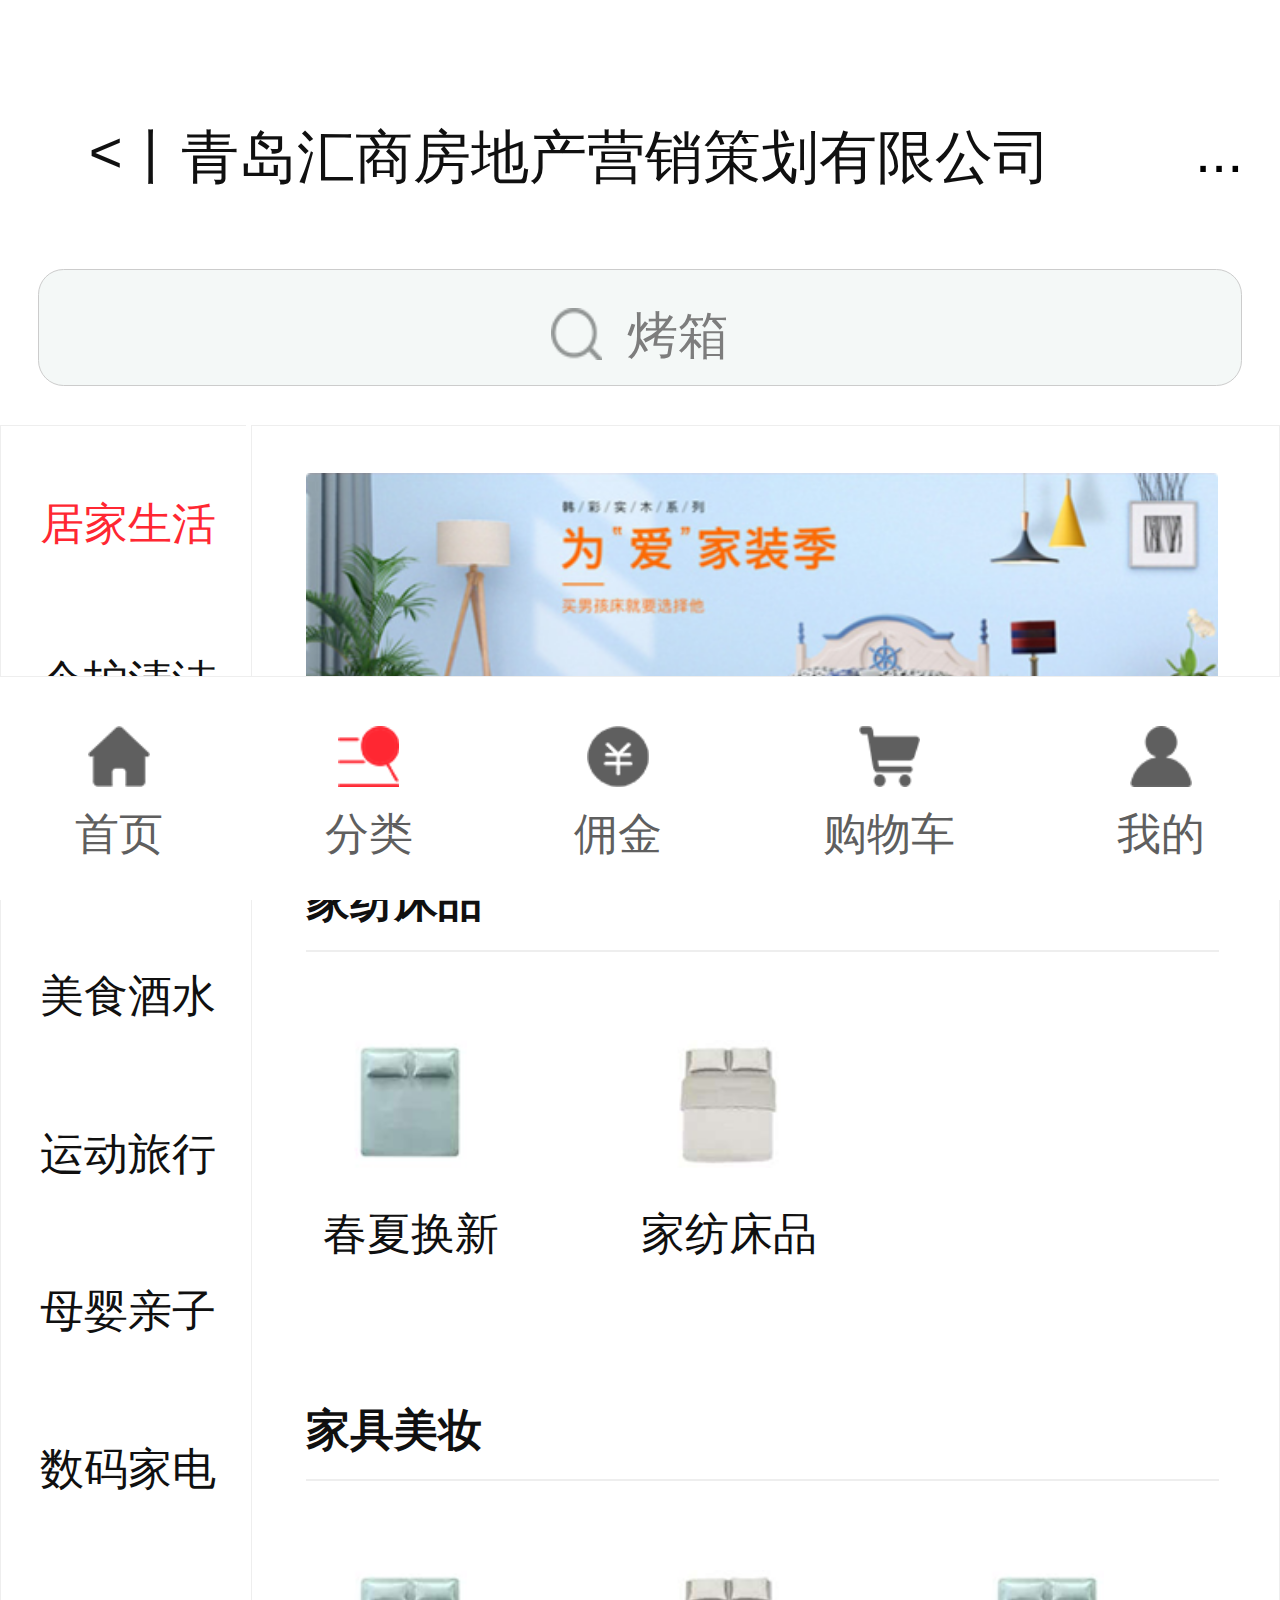
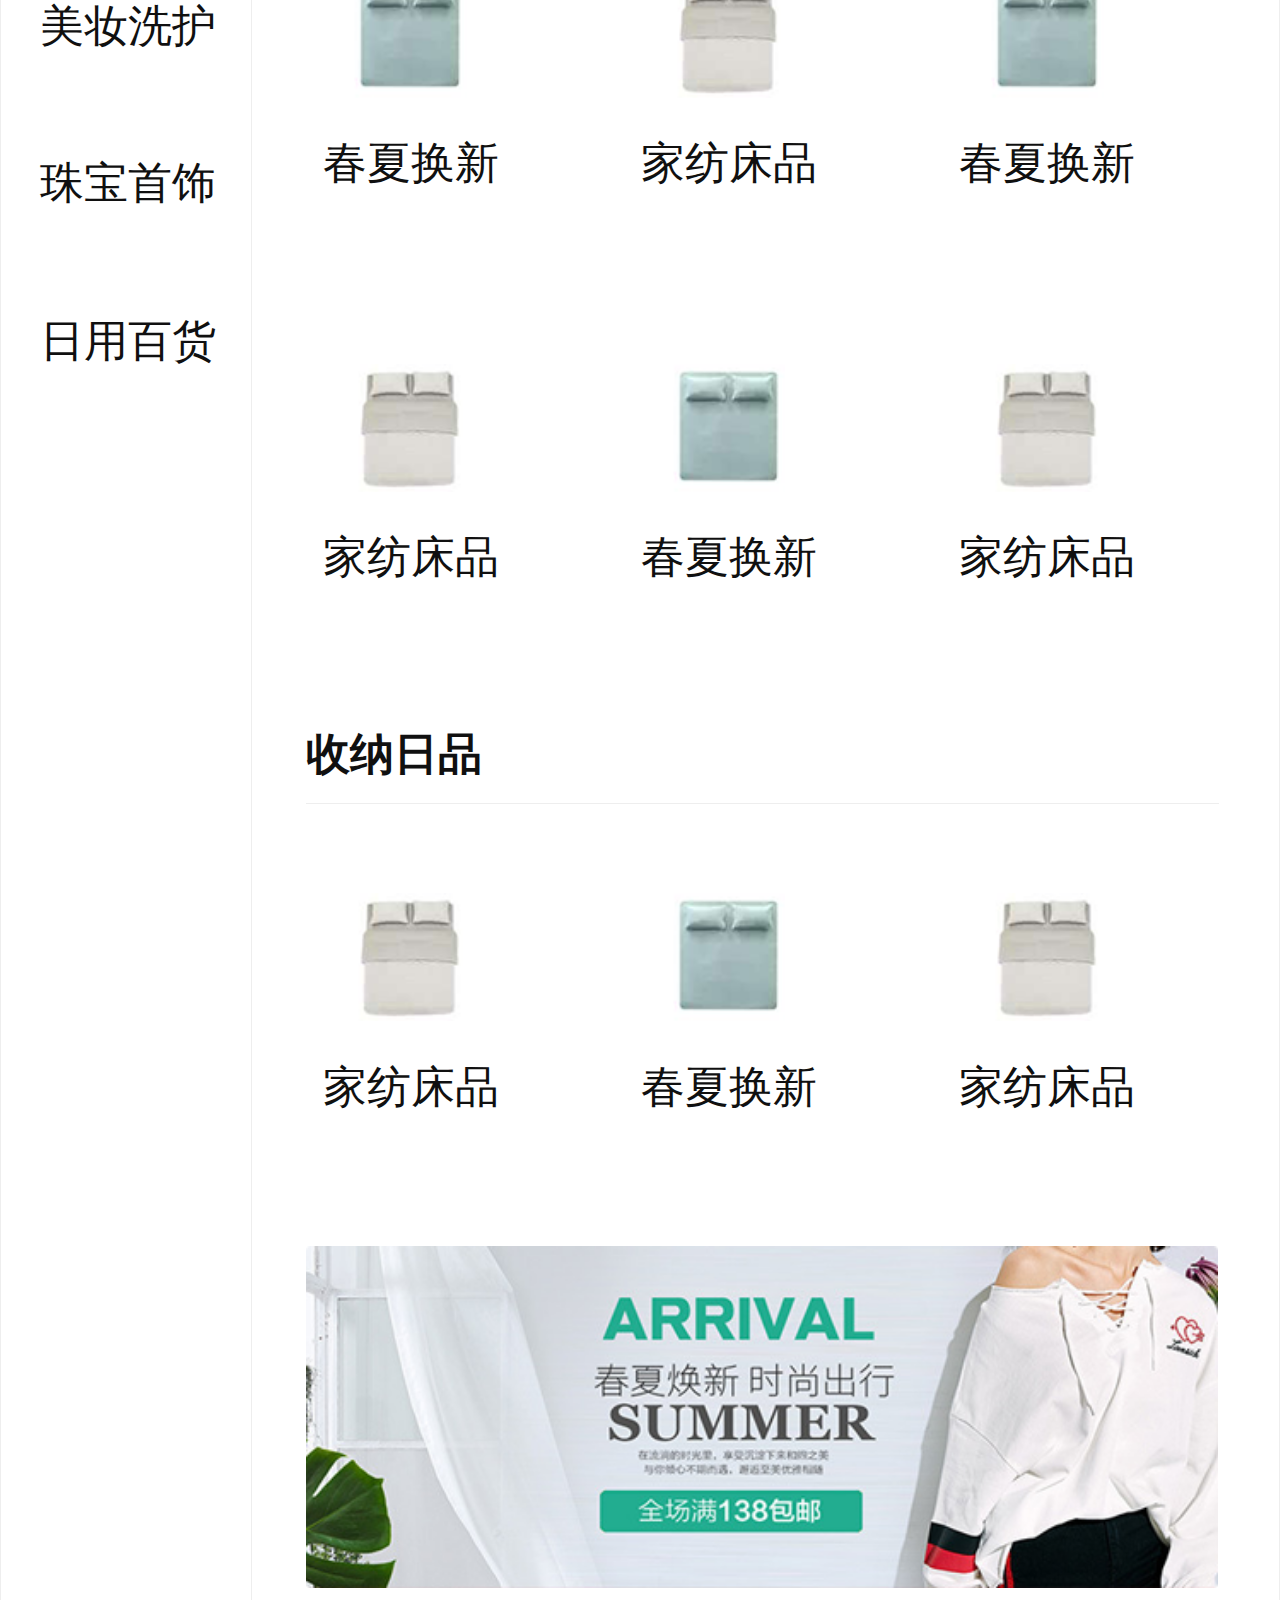
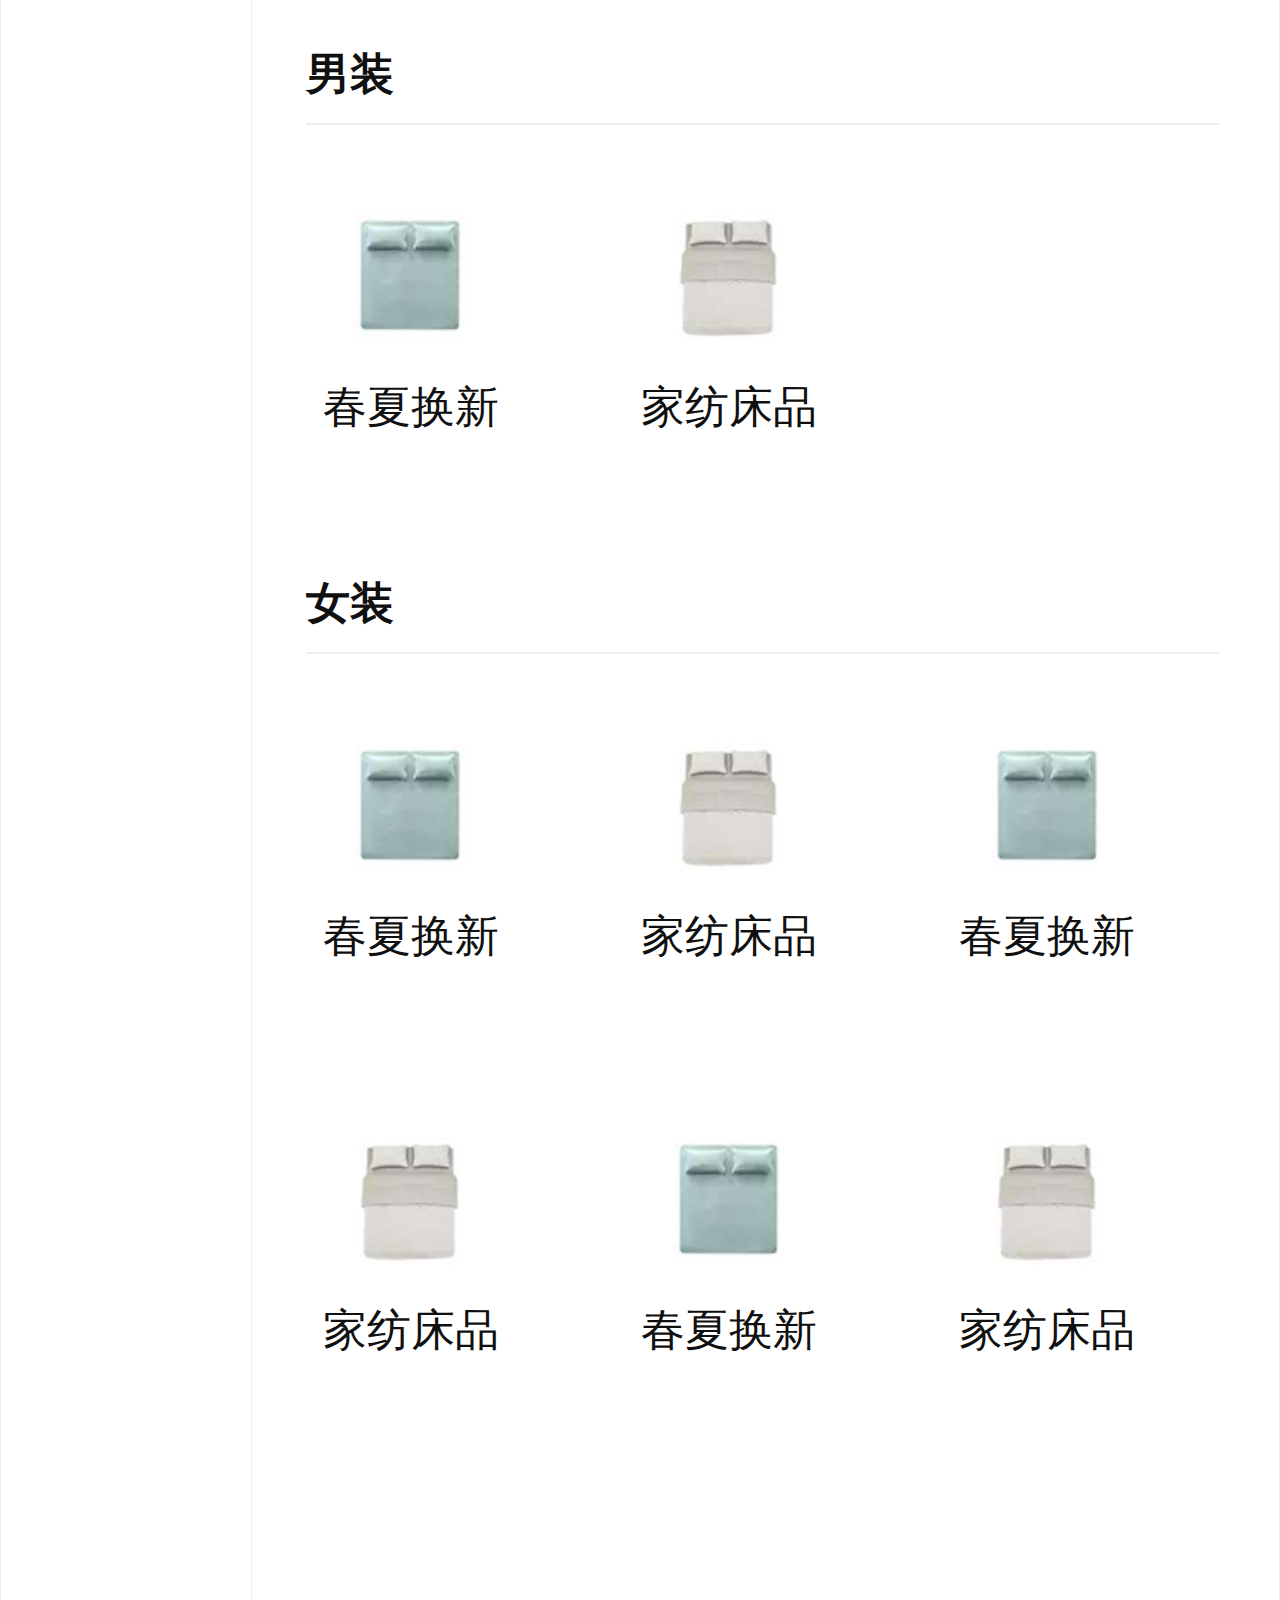
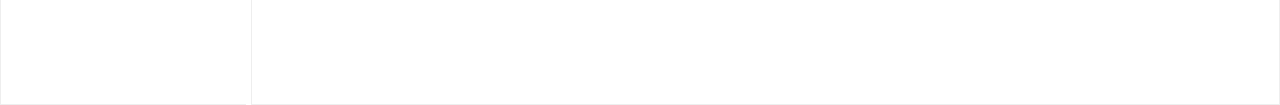
<file: sort.html>
<!DOCTYPE html>
<html>
	<head>
		<meta charset="utf-8">
		<title>分类</title>
		<meta name="viewport" content="width=device-width,initial-scale=1,minimum-scale=1,maximum-scale=1,user-scalable=no" />
		<link rel="stylesheet" type="text/css" href="css/reset.css" />
		<link rel="stylesheet" type="text/css" href="css/sort.css" />
		<script src="js/jquery-3.5.1.min.js" type="text/javascript" charset="utf-8"></script>
		<script src="js/sort.js" type="text/javascript" charset="utf-8"></script>
	</head>
	<body>
		<!-- 头部 -->
		<header>
			<div class="left">
				<div class="close">&lt;</div>
				<div class="axis">丨</div>
				<div class="title">青岛汇商房地产营销策划有限公司</div>
			</div>
			<div class="right">
				<div class="more">...</div>
			</div>
		</header>
		<!-- 内容 -->
		<div class="content">
			<!-- 搜索框 -->
			<div class="select-box">
				<div class="select-img">
					<img src="img/list/search.png" alt="">
				</div>
				<div class="select-word">烤箱</div>
			</div>
		</div>
		<!-- 第一部分 -->
		<div class="floor1">
			<div class="floor1-lft">
				<ul>
					<li>
						<span class="change">居家生活</span>
					</li>
					<li>
						<span>个护清洁</span>
					</li>
					<li>
						<span>服饰鞋包</span>
					</li>
					<li>
						<span>美食酒水</span>
					</li>
					<li>
						<span>运动旅行</span>
					</li>
					<li>
						<span>母婴亲子</span>
					</li>
					<li>
						<span>数码家电</span>
					</li>
					<li>
						<span>美妆洗护</span>
					</li>
					<li>
						<span>珠宝首饰</span>
					</li>
					<li>
						<span>日用百货</span>
					</li>
				</ul>
			</div>
			<div class="floor1-rgt">
				<div class="product">
					<div class="floor1-rgt-top">
						<img src="img/list/big.png" alt="">
					</div>
					<div class="floor1-bed">
						<div class="floor1-bed-title">家纺床品</div>
						<div class="line"></div>
						<div class="floor1-bed-content">
							<img src="img/list/con1.png" alt="">
							<span>春夏换新</span>
						</div>
						<div class="floor1-bed-content">
							<img src="img/list/con2.png" alt="">
							<span>家纺床品</span>
						</div>
					</div>
					<div class="floor1-bed">
						<div class="floor1-bed-title">家具美妆</div>
						<div class="line"></div>
						<div class="floor1-bed-content">
							<img src="img/list/con1.png" alt="">
							<span>春夏换新</span>
						</div>
						<div class="floor1-bed-content">
							<img src="img/list/con2.png" alt="">
							<span>家纺床品</span>
						</div>
						<div class="floor1-bed-content">
							<img src="img/list/con1.png" alt="">
							<span>春夏换新</span>
						</div>
						<div class="floor1-bed-content">
							<img src="img/list/con2.png" alt="">
							<span>家纺床品</span>
						</div>
						<div class="floor1-bed-content">
							<img src="img/list/con1.png" alt="">
							<span>春夏换新</span>
						</div>
						<div class="floor1-bed-content">
							<img src="img/list/con2.png" alt="">
							<span>家纺床品</span>
						</div>
					</div>
					<div class="floor1-bed">
						<div class="floor1-bed-title">收纳日品</div>
						<div class="line"></div>
						<div class="floor1-bed-content">
							<img src="img/list/con2.png" alt="">
							<span>家纺床品</span>
						</div>
						<div class="floor1-bed-content">
							<img src="img/list/con1.png" alt="">
							<span>春夏换新</span>
						</div>
						<div class="floor1-bed-content">
							<img src="img/list/con2.png" alt="">
							<span>家纺床品</span>
						</div>
					</div>
					<div class="floor1-rgt-top">
						<img src="img/list/big2.png" alt="">
					</div>
					<div class="floor1-bed">
						<div class="floor1-bed-title">男装</div>
						<div class="line"></div>
						<div class="floor1-bed-content">
							<img src="img/list/con1.png" alt="">
							<span>春夏换新</span>
						</div>
						<div class="floor1-bed-content">
							<img src="img/list/con2.png" alt="">
							<span>家纺床品</span>
						</div>
					</div>
					<div class="floor1-bed">
						<div class="floor1-bed-title">女装</div>
						<div class="line"></div>
						<div class="floor1-bed-content">
							<img src="img/list/con1.png" alt="">
							<span>春夏换新</span>
						</div>
						<div class="floor1-bed-content">
							<img src="img/list/con2.png" alt="">
							<span>家纺床品</span>
						</div>
						<div class="floor1-bed-content">
							<img src="img/list/con1.png" alt="">
							<span>春夏换新</span>
						</div>
						<div class="floor1-bed-content">
							<img src="img/list/con2.png" alt="">
							<span>家纺床品</span>
						</div>
						<div class="floor1-bed-content">
							<img src="img/list/con1.png" alt="">
							<span>春夏换新</span>
						</div>
						<div class="floor1-bed-content">
							<img src="img/list/con2.png" alt="">
							<span>家纺床品</span>
						</div>
					</div>
				</div>
				<div class="product selectCard">
					<div class="floor1-rgt-top">
						<img src="img/list/big2.png" alt="">
					</div>
					<div class="floor1-bed">
						<div class="floor1-bed-title">家纺床品</div>
						<div class="line"></div>
						<div class="floor1-bed-content">
							<img src="img/list/con1.png" alt="">
							<span>春夏换新</span>
						</div>
						<div class="floor1-bed-content">
							<img src="img/list/con2.png" alt="">
							<span>家纺床品</span>
						</div>
					</div>
					<div class="floor1-bed">
						<div class="floor1-bed-title">家具美妆</div>
						<div class="line"></div>
						<div class="floor1-bed-content">
							<img src="img/list/con1.png" alt="">
							<span>春夏换新</span>
						</div>
						<div class="floor1-bed-content">
							<img src="img/list/con2.png" alt="">
							<span>家纺床品</span>
						</div>
						<div class="floor1-bed-content">
							<img src="img/list/con1.png" alt="">
							<span>春夏换新</span>
						</div>
						<div class="floor1-bed-content">
							<img src="img/list/con2.png" alt="">
							<span>家纺床品</span>
						</div>
						<div class="floor1-bed-content">
							<img src="img/list/con1.png" alt="">
							<span>春夏换新</span>
						</div>
						<div class="floor1-bed-content">
							<img src="img/list/con2.png" alt="">
							<span>家纺床品</span>
						</div>
					</div>
					<div class="floor1-bed">
						<div class="floor1-bed-title">收纳日品</div>
						<div class="line"></div>
						<div class="floor1-bed-content">
							<img src="img/list/con2.png" alt="">
							<span>家纺床品</span>
						</div>
						<div class="floor1-bed-content">
							<img src="img/list/con1.png" alt="">
							<span>春夏换新</span>
						</div>
						<div class="floor1-bed-content">
							<img src="img/list/con2.png" alt="">
							<span>家纺床品</span>
						</div>
					</div>
					<div class="floor1-rgt-top">
						<img src="img/list/big2.png" alt="">
					</div>
					<div class="floor1-bed">
						<div class="floor1-bed-title">男装</div>
						<div class="line"></div>
						<div class="floor1-bed-content">
							<img src="img/list/con1.png" alt="">
							<span>春夏换新</span>
						</div>
						<div class="floor1-bed-content">
							<img src="img/list/con2.png" alt="">
							<span>家纺床品</span>
						</div>
					</div>
					<div class="floor1-bed">
						<div class="floor1-bed-title">女装</div>
						<div class="line"></div>
						<div class="floor1-bed-content">
							<img src="img/list/con1.png" alt="">
							<span>春夏换新</span>
						</div>
						<div class="floor1-bed-content">
							<img src="img/list/con2.png" alt="">
							<span>家纺床品</span>
						</div>
						<div class="floor1-bed-content">
							<img src="img/list/con1.png" alt="">
							<span>春夏换新</span>
						</div>
						<div class="floor1-bed-content">
							<img src="img/list/con2.png" alt="">
							<span>家纺床品</span>
						</div>
						<div class="floor1-bed-content">
							<img src="img/list/con1.png" alt="">
							<span>春夏换新</span>
						</div>
						<div class="floor1-bed-content">
							<img src="img/list/con2.png" alt="">
							<span>家纺床品</span>
						</div>
					</div>
				</div>
				<div class="product selectCard">
					<div class="floor1-rgt-top">
						<img src="img/list/big.png" alt="">
					</div>
					<div class="floor1-bed">
						<div class="floor1-bed-title">家纺床品</div>
						<div class="line"></div>
						<div class="floor1-bed-content">
							<img src="img/list/con1.png" alt="">
							<span>春夏换新</span>
						</div>
						<div class="floor1-bed-content">
							<img src="img/list/con2.png" alt="">
							<span>家纺床品</span>
						</div>
					</div>
					<div class="floor1-bed">
						<div class="floor1-bed-title">家具美妆</div>
						<div class="line"></div>
						<div class="floor1-bed-content">
							<img src="img/list/con1.png" alt="">
							<span>春夏换新</span>
						</div>
						<div class="floor1-bed-content">
							<img src="img/list/con2.png" alt="">
							<span>家纺床品</span>
						</div>
						<div class="floor1-bed-content">
							<img src="img/list/con1.png" alt="">
							<span>春夏换新</span>
						</div>
						<div class="floor1-bed-content">
							<img src="img/list/con2.png" alt="">
							<span>家纺床品</span>
						</div>
						<div class="floor1-bed-content">
							<img src="img/list/con1.png" alt="">
							<span>春夏换新</span>
						</div>
						<div class="floor1-bed-content">
							<img src="img/list/con2.png" alt="">
							<span>家纺床品</span>
						</div>
					</div>
					<div class="floor1-bed">
						<div class="floor1-bed-title">收纳日品</div>
						<div class="line"></div>
						<div class="floor1-bed-content">
							<img src="img/list/con2.png" alt="">
							<span>家纺床品</span>
						</div>
						<div class="floor1-bed-content">
							<img src="img/list/con1.png" alt="">
							<span>春夏换新</span>
						</div>
						<div class="floor1-bed-content">
							<img src="img/list/con2.png" alt="">
							<span>家纺床品</span>
						</div>
					</div>
					<div class="floor1-rgt-top">
						<img src="img/list/big2.png" alt="">
					</div>
					<div class="floor1-bed">
						<div class="floor1-bed-title">男装</div>
						<div class="line"></div>
						<div class="floor1-bed-content">
							<img src="img/list/con1.png" alt="">
							<span>春夏换新</span>
						</div>
						<div class="floor1-bed-content">
							<img src="img/list/con2.png" alt="">
							<span>家纺床品</span>
						</div>
					</div>
					<div class="floor1-bed">
						<div class="floor1-bed-title">女装</div>
						<div class="line"></div>
						<div class="floor1-bed-content">
							<img src="img/list/con1.png" alt="">
							<span>春夏换新</span>
						</div>
						<div class="floor1-bed-content">
							<img src="img/list/con2.png" alt="">
							<span>家纺床品</span>
						</div>
						<div class="floor1-bed-content">
							<img src="img/list/con1.png" alt="">
							<span>春夏换新</span>
						</div>
						<div class="floor1-bed-content">
							<img src="img/list/con2.png" alt="">
							<span>家纺床品</span>
						</div>
						<div class="floor1-bed-content">
							<img src="img/list/con1.png" alt="">
							<span>春夏换新</span>
						</div>
						<div class="floor1-bed-content">
							<img src="img/list/con2.png" alt="">
							<span>家纺床品</span>
						</div>
					</div>
				</div>
			</div>
		</div>
		<!-- 尾部 -->
		<footer>
			<div class="footer-item">
				<img src="img/list/home.png" alt="">
				<span>首页</span>
			</div>
			<div class="footer-item">
				<img src="img/list/class.png" alt="">
				<span>分类</span>
			</div>
			<div class="footer-item">
				<img src="img/list/money.png" alt="">
				<span>佣金</span>
			</div>
			<div class="footer-item">
				<img src="img/list/cart.png" alt="">
				<span>购物车</span>
			</div>
			<div class="footer-item">
				<img src="img/list/user.png" alt="">
				<span>我的</span>
			</div>
		</footer>
	</body>
</html>
</file>
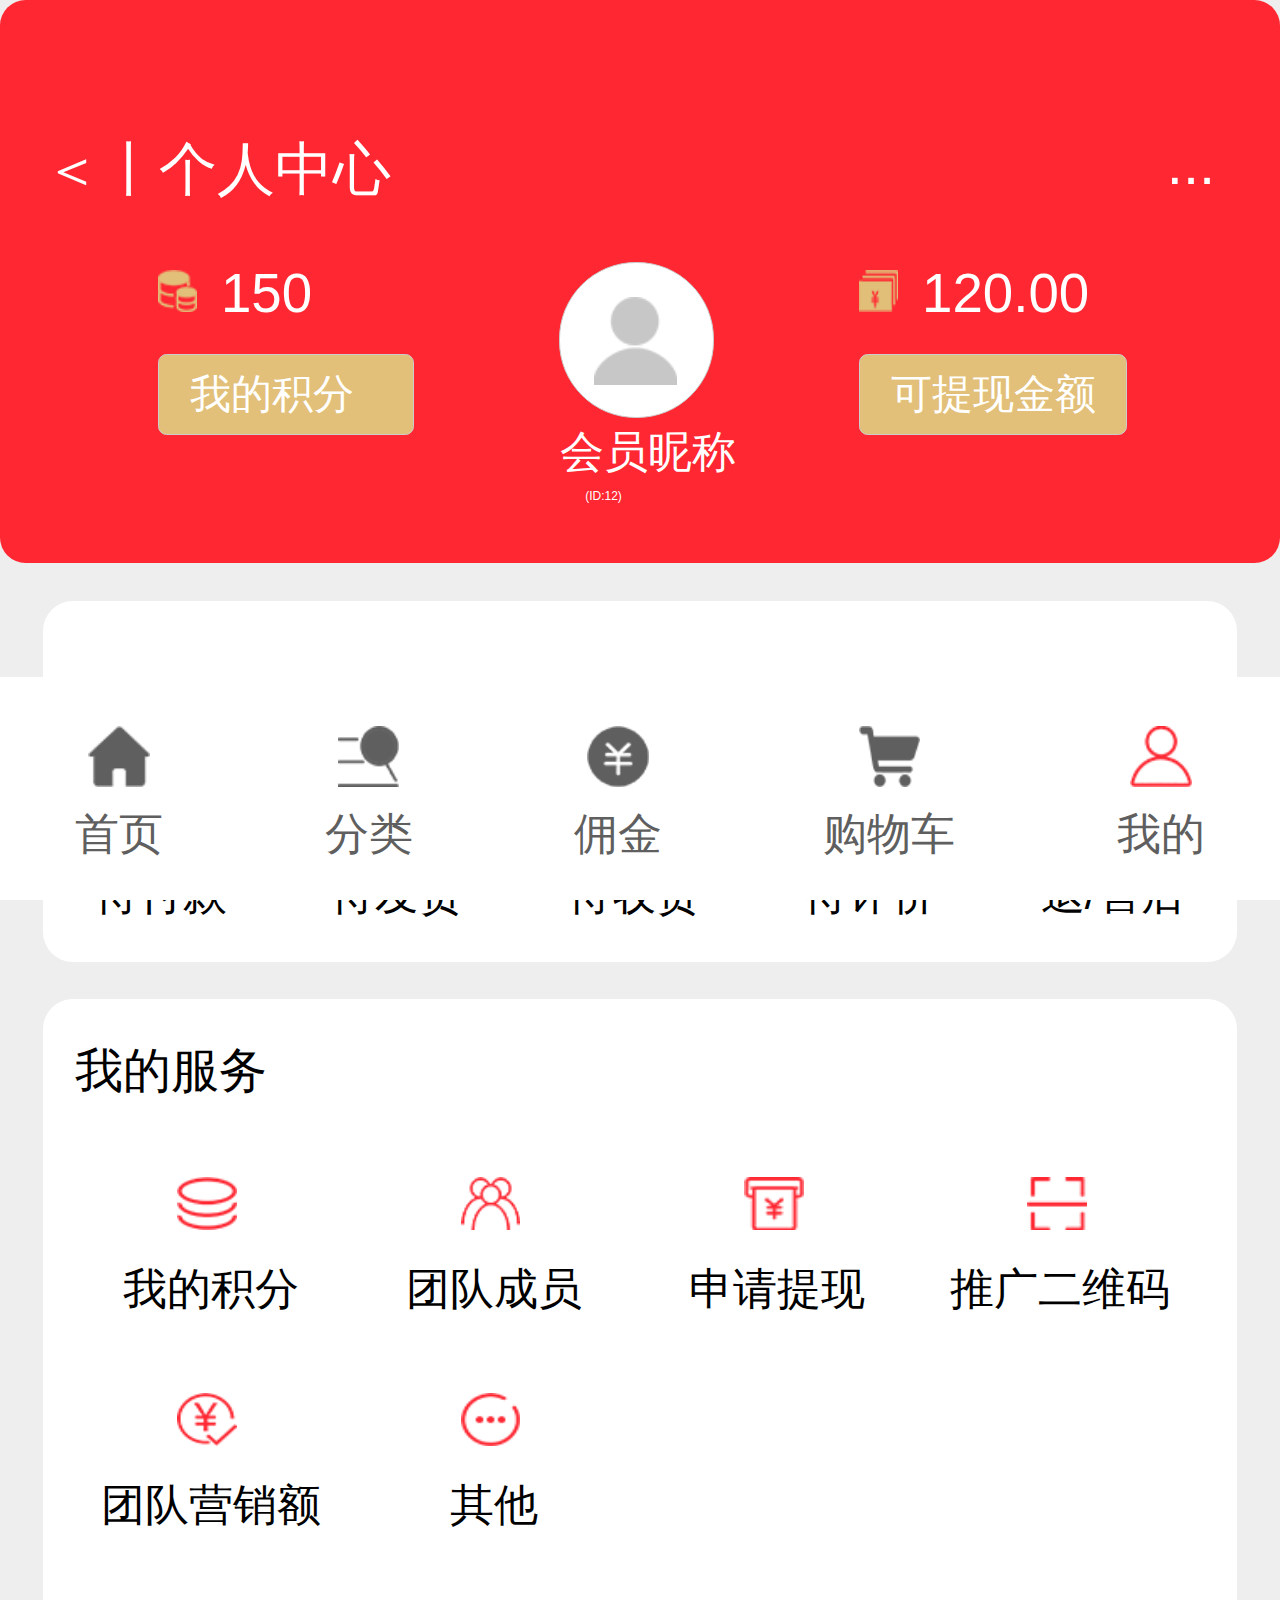
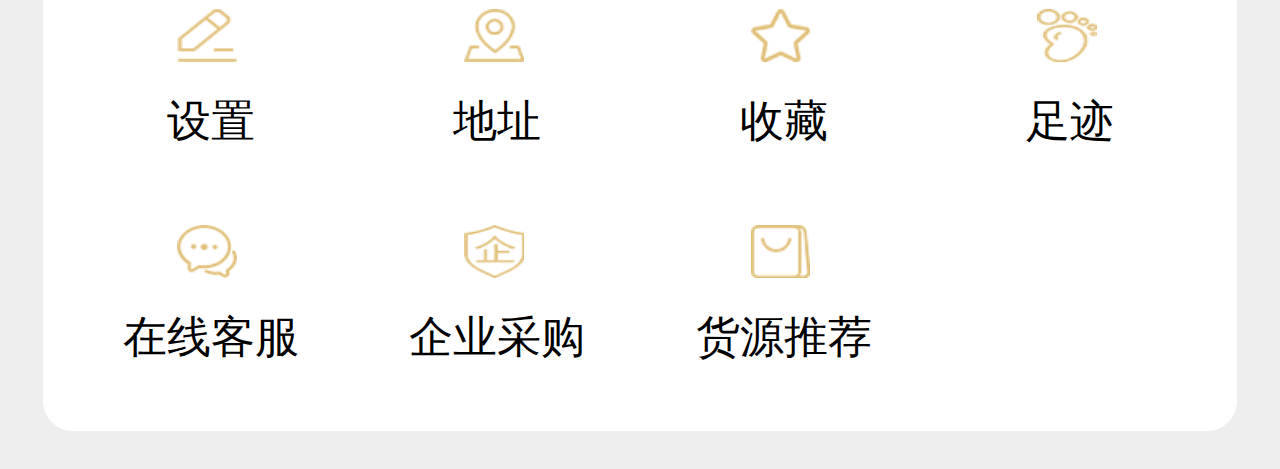
<file: userCenter.html>
<!DOCTYPE html>
<html>
	<head>
		<meta charset="utf-8">
		<title>个人中心</title>
		<meta name="viewport" content="width=device-width,initial-scale=1,minimum-scale=1,maximum-scale=1,user-scalable=no" />
		<link rel="stylesheet" type="text/css" href="css/reset.css"/>
		<link rel="stylesheet" type="text/css" href="css/userCenter.css"/>
	</head>
	<body>
		<div class="box">
			<!-- 头部 -->
			<header>
				<div class="left">
					<div class="arrow">＜</div>
					<div class="axis">丨</div>
					<div class="title">个人中心</div>
				</div>
				<div class="right">
					<div class="more">...</div>
				</div>
			</header>
			<!-- 金钱 -->
			<div class="money">
				<div class="monet-lft">
					<div class="money-lft-top">
						<img src="img/userCenter/integral.png" alt="">
						<span>150</span>
					</div>
					<div class="money-lft-btm">
						<span>我的积分</span>
					</div>
				</div>
				<div class="money-center">
					<img src="img/userCenter/head.png" alt="">
					<div class="money-center-name">会员昵称</div>
					<div class="money-center-number">(ID:12)</div>
				</div>
				<div class="money-rgt">
					<div class="money-rgt-top">
						<img src="img/userCenter/money.png" alt="">
						<span>120.00</span>
					</div>
					<div class="money-rgt-btm">
						<span>可提现金额</span>
					</div>
				</div>
			</div>
		</div>
		<!-- 第一层 -->
		<div class="floor1">
			<div class="floor1-top">
				<div class="myOrder">我的订单</div>
				<div class="arrow">&gt;</div>
			</div>
			<div class="floor1-btm">
				<div class="item">
					<img src="img/userCenter/icon1.png" alt="">
					<span>待付款</span>
				</div>
				<div class="item">
					<img src="img/userCenter/icon2.png" alt="">
					<span>待发货</span>
				</div>
				<div class="item">
					<img src="img/userCenter/icon3.png" alt="">
					<span>待收货</span>
				</div>
				<div class="item">
					<img src="img/userCenter/icon4.png" alt="">
					<span>待评价</span>
				</div>
				<div class="item">
					<img src="img/userCenter/icon5.png" alt="">
					<span>退/售后</span>
				</div>
			</div>
		</div>
		<!-- 第二层 -->
		<div class="floor2">
			<div class="floor2-top">
				<div class="myServe">我的服务</div>
			</div>
			<div class="floor2-center">
				<div class="type">
					<img src="img/userCenter/icon6.png" alt="">
					<span>我的积分</span>
				</div>
				<div class="type">
					<img src="img/userCenter/icon7.png" alt="">
					<span>团队成员</span>
				</div>
				<div class="type">
					<img src="img/userCenter/icon8.png" alt="">
					<span>申请提现</span>
				</div>
				<div class="type">
					<img src="img/userCenter/icon9.png" alt="">
					<span>推广二维码</span>
				</div>
				<div class="type">
					<img src="img/userCenter/icon10.png" alt="">
					<span>团队营销额</span>
				</div>
				<div class="type">
					<img src="img/userCenter/icon11.png" alt="">
					<span>其他</span>
				</div>
			</div>
			<div class="floor2-btm">
				<div class="type">
					<img src="img/userCenter/icon12.png" alt="">
					<span>设置</span>
				</div>
				<div class="type">
					<img src="img/userCenter/icon13.png" alt="">
					<span>地址</span>
				</div>
				<div class="type">
					<img src="img/userCenter/icon14.png" alt="">
					<span>收藏</span>
				</div>
				<div class="type">
					<img src="img/userCenter/icon15.png" alt="">
					<span>足迹</span>
				</div>
				<div class="type">
					<img src="img/userCenter/icon16.png" alt="">
					<span>在线客服</span>
				</div>
				<div class="type">
					<img src="img/userCenter/icon17.png" alt="">
					<span>企业采购</span>
				</div>
				<div class="type">
					<img src="img/userCenter/icon18.png" alt="">
					<span>货源推荐</span>
				</div>
			</div>
		</div>
		<!-- 脚部 -->
		<div class="footer">
			<div class="footer-item">
				<img src="img/userCenter/home.png" alt="">
				<span>首页</span>
			</div>
			<div class="footer-item">
				<img src="img/userCenter/class.png" alt="">
				<span>分类</span>
			</div>
			<div class="footer-item">
				<img src="img/userCenter/money2.png" alt="">
				<span>佣金</span>
			</div>
			<div class="footer-item">
				<img src="img/userCenter/cart.png" alt="">
				<span>购物车</span>
			</div>
			<div class="footer-item">
				<img src="img/userCenter/user.png" alt="">
				<span>我的</span>
			</div>
		</div>
	</body>
</html>
</file>
<file: css/index.css>
@charset "utf-8";

header {
	display: flex;
	justify-content: space-between;
}

.left {
	display: flex;
	justify-content: flex-start;
	padding: 9.33vw 0 5.6vw 3.6vw;
	font-size: 4.53vw;
	color: #101010;
}

.right {
	color: #000;
	font-size: 4.53vw;
	padding: 9.33vw 2.27vw 5.6vw 0;
}

/* 菜单 */
.color {
	color: #ff2732 !important;
}
.menu {
	display: flex;
	padding: 0 3.6vw;
	justify-content: space-between;
}

.menu .item span {
	font-size: 3.47vw;
	color: #000;
}

/* 黑色边框 */
.gray {
	height: 2vw;
	width: 100vw;
	background-color: #efefef;
	margin: 2vw 0;
}

/* 类型 */
.change {
	display: flex;
	justify-content: space-between;
	padding: 2.27vw 5.73vw 2.8vw;
}

.change .type span {
	font-size: 3.47vw;
	color: rgba(0, 0, 0, 0.7);
}

.change .type img {
	display: inline-block;
	height: 1.47vw;
	width: 1.87vw;
}

/* 直线 */
.line {
	height: 0.13vw;
	width: 100vw;
	background-color: #eeeeee;
	margin-bottom: 4.67vw;
}

/* 商品列表 */
.selectedCard {
	display: none !important;
}
.products {
	display: flex;
	flex-wrap: wrap;
}

.products-list {
	display: flex;
	justify-content: space-between;
}

.products-list .products-img {
	width: 27.2vw;
	margin: 0 3.47vw 3.6vw 3.2vw;
}

.products-list .products-img img {
	width: 26.8vw;
}

.products-title {
	width: 60.8vw;
	font-size: 3.47vw;
	color: #000;
}

.products-money {
	padding: 3.6vw 0 2.8vw;
}

.products-money div {
	display: inline-block;
}

.products-money-img img {
	height: 2.53vw;
	width: 2.4vw;
}

.rebate {
	font-size: 3.2vw;
	color: #ff2732;
}

.landedPrice {
	width: 13.73vw;
	text-align: center;
	background-color: red;
	border: 1px solid red;
	border-radius: 1.87vw;
	color: #fff;
	margin: 0 2.07vw 0 3.87vw;
}

.price {
	color: #000;
	font-weight: bold;
	font-size: 3.73vw;
}

.products-cheap {
	padding-bottom: 2.3vw;
}

.products-cheap div {
	display: inline-block;
}

.products-cheap img {
	width: 2.67vw;
}

.products-cheap .gain {
	font-size: 3.2vw;
	color: #ff2732;
}

.products-cheap .brokerage {
	font-size: 2.67vw;
	color: #6e6e6e;
	padding-left: 3.2vw;
}

.split-line {
	height: 0.13vw;
	width: 62.8vw;
	background-color: rgba(110, 110, 110, 0.2);
}

/* 回到顶部 */
.backTop img {
	height: 7.2vw;
	width: 7.2vw;
	position: fixed;
	right: 4.27vw;
	bottom: 6vw;
}
</file>
<file: css/editAddress.css>
@charset "utf-8";

header {
	display: flex;
	justify-content: space-between;
}

.left {
	display: flex;
	justify-content: flex-start;
	padding: 9.33vw 0 5.6vw 3.6vw;
	font-size: 4.53vw;
	color: #101010;
}

.right {
	color: #000;
	font-size: 4.53vw;
	padding: 9.33vw 2.27vw 5.6vw 0;
}
/* 第一层 */
.floor1 {
	width: 100vw;
	display: flex;
	justify-content: flex-start;
	overflow: hidden;
}
.floor1 .name {
	box-sizing: border-box;
	display: inline-block;
	padding: 4.27vw 0 3.6vw 5.07vw;
	width: 46.13vw;
	font-size: 3.73vw;
	color: #292929;
	border: 1px solid #ccc;
	border-left: none;
	border-bottom: none;
}
.floor1 .iphone {
	display: inline-block;
	box-sizing: border-box;
	font-size: 3.73vw;
	width: 57.73vw;
	color: #292929;
	padding: 4.27vw 28.93vw 3.6vw 2.67vw;
	border: 1px solid #ccc;
	border-left: none;
	border-bottom: none;
}
/* 第二层 */

.floor2 {
	width: 100vw;
	box-sizing: border-box;
}

.floor2 select {
	margin: 2vw;
	width: 25vw;
	box-sizing: border-box;
	border: 1px solid #ccc;
}

.floor2 fieldset {
	border: 1px solid #ccc;
	box-sizing: border-box;
	border-left: none;
}
/* 第三层 */
.floor3 {
	width: 100vw;
	border-bottom: 1px solid #ccc;
	box-sizing: border-box;
	overflow: hidden;
}
.floor3 input {
	border: none;
	padding: 4vw;
	width: 100%;
}
</file>
<file: css/myAddress.css>
@charset "utf-8";

html {
	background-color: #eee;
}

header {
	display: flex;
	justify-content: space-between;
	border-bottom: 1px solid #eee;
	background-color: #fff;
}

.left {
	display: flex;
	justify-content: flex-start;
	padding: 9.2vw 0 3.6vw 5.07vw;
	font-size: 4.53vw;
	color: #101010;
}

.right {
	color: #000;
	font-size: 4.53vw;
	padding: 9.2vw 6.8vw 3.6vw 0;
}

/* 第一层 */
.floor1 {
	width: 100vw;
	display: flex;
	flex-wrap: wrap;
	background-color: #fff;
}

.floor1-name {
	width: 80vw;
	padding: 3.87vw 0 0 4.67vw;
	font-size: 3.73vw;
	color: #292929;
}

.floor1-iphone {
	font-size: 3.73vw;
	color: #292929;
	padding: 3.07vw 0 0 4.67vw;
}

.floor1-address {
	font-size: 3.73vw;
	color: #292929;
	padding: 3.07vw 0 0 4.67vw;
	width: 81.87vw;
}

.operation {
	display: flex;
	justify-content: space-between;
	border-top: 1px solid #ccc;
	margin-top: 3.73vw;
	background-color: #fff;
}

.floor1-lft img {
	display: inline-block;
	height: 2.67vw;
	width: 2.67vw;
	padding-left: 4.8vw;
}

.floor1-lft div {
	padding: 4.67vw 0 4.53vw 1.6vw;
	display: inline-block;
	font-size: 3.47vw;
	color: #030000;
}

.floor1-rgt {
	display: flex;
	justify-content: flex-start;
}

.floor1-rgt img {
	height: 5.73vw;
	width: 5.43vw;
	padding: 3.07vw 5.73vw 3.73vw 6.53vw;
}

.floor1-rgt .floor1-edit {
	display: inline-block;
	width: 21.47vw;
	text-align: center;
	background-color: #ff2732;
	margin: 2.93vw 0 3.07vw 0;
}

.floor1-rgt .floor1-edit span {
	display: inline-block;
	line-height: 6.53vw;
	font-size: 3.73vw;
	color: #fff;
}

.gray {
	height: 4.27vw;
	width: 100vw;
	background-color: #eee;
}
/* 添加地址 */
.addAddress {
	width: 100vw;
	background-color: #ff2732;
	text-align: center;
	display: inline-block;
	padding: 6vw 0;
	position: fixed;
	bottom: 0;
}
.addAddress span {
	color: #fff;
	font-size: 3.73vw;
}
</file>
<file: css/shoppingcart.css>
@charset "utf-8";
/* 点击之后 图片覆盖 */
.imgHover {
	background: url(../img/shopCart/check.png) no-repeat center center;
	height: 2.67vw;
	width: 2.67vw;
}
/* 头部 */
header {
	display: flex;
	justify-content: space-between;
}

.left {
	display: flex;
	justify-content: flex-start;
	padding: 10vw 0 3.6vw 3.33vw;
	font-size: 4.53vw;
	color: #101010;
}

.right {
	color: #000;
	font-size: 4.53vw;
	padding: 10vw 5.07vw 3.6vw 0;
}

/* 黑色边框 */
.gray {
	height: 2vw;
	width: 100vw;
	background-color: #efefef;
}

/* 商品详情 */

.products-bed {
	display: flex;
	flex-wrap: wrap;
	padding-top: 4.67vw;
}

.selected-bed {
	height: 2.67vw;
	width: 2.67vw;
	border: 1px solid #d2d2d2;
	font-size: 1.33vw;
	border-radius: 50%;
	margin: 7.8vw 1.73vw 0 2.93vw;
}

.products-list-bed {
	display: flex;
	justify-content: space-between;
	padding: 2vw 0;
}

.products-img-bed img {
	width: 19.07vw;
	height: 22.93vw;
}

.products-title-bed {
	width: 63.6vw;
	font-size: 3.47vw;
	color: #000;
	padding: 1.47vw 5.6vw 0 3.6vw;
}

.introduce-bed {
	font-size: 3.2vw;
	color: rgba(38, 38, 38, 0.6);
	padding: 2.53vw 0 2.53vw 3.47vw;
}

.products-money-bed {
	display: flex;
	justify-content: space-between;
}

.products-money-bed div {
	display: inline-block;
}

.money-bed {
	color: #ff2732;
	font-size: 3.73vw;
	font-weight: bold;
	padding-left: 3.47vw;
}

.button-bed div {
	height: 3.73vw;
	width: 7.6vw;
	text-align: center;
	line-height: 3.73vw;
	border: 1px solid rgba(0, 0, 0, 0.3);
}
.button-bed div:last-child {
	margin-right: 3.47vw;
}
/* 大家都在买 灰色地带 */
.gray-all {
	height: 2vw;
	width: 100vw;
	background-color: #efefef;
	margin-top: 5.2vw;
}
/* 大家都在买 */
.allBuy {
	display: flex;
	justify-content: center;
}
.allBuy .allBuy-title {
	color: #000;
	font-size: 3.73vw;
	padding: 5.33vw 0 5.47vw 0;
}
/* 商品列表 */
.products-bottom {
	display: flex;
	flex-wrap: wrap;
}

.products-bottom .products-list {
	display: flex;
	justify-content: space-between;
}

.products-bottom .products-list .products-img {
	width: 27.2vw;
	height: 26.93vw;
	margin: 0 3.47vw 3.6vw 3.2vw;
}

.products-bottom .products-list .products-img img {
	height: 25.33vw;
	width: 26.8vw;
}

.products-bottom .products-title {
	width: 60.8vw;
	font-size: 3.47vw;
	color: #000;
}

.products-bottom .products-money {
	padding: 3.6vw 0 2.8vw;
}

.products-bottom .products-money div {
	display: inline-block;
}

.products-bottom .products-money-img img {
	height: 2.53vw;
	width: 2.4vw;
}

.products-bottom .rebate {
	font-size: 3.2vw;
	color: #ff2732;
}

.products-bottom .landedPrice {
	width: 13.73vw;
	text-align: center;
	background-color: red;
	border: 1px solid red;
	border-radius: 1.87vw;
	color: #fff;
	margin: 0 2.07vw 0 3.87vw;
}

.products-bottom .price {
	color: #000;
	font-weight: bold;
	font-size: 3.73vw;
}

.products-bottom .products-cheap {
	padding-bottom: 2.3vw;
}

.products-bottom .products-cheap div {
	display: inline-block;
}

.products-bottom .products-cheap img {
	width: 2.67vw;
	height: 2.93vw;
}

.products-bottom .products-cheap .gain {
	font-size: 3.2vw;
	color: #ff2732;
}

.products-bottom .products-cheap .brokerage {
	font-size: 2.67vw;
	color: #6e6e6e;
	padding-left: 3.2vw;
}

.products-bottom .split-line {
	height: 0.13vw;
	width: 62.8vw;
	background-color: rgba(110, 110, 110, 0.2);
}
/* 尾脚 */
.footer {
	display: flex;
	justify-content: space-between;
	width: 100vw;
	position: fixed;
	bottom: 0;
	background-color: #fff;
}
.footer div {
	display: inline-block;
}
.selected {
	height: 2.67vw;
	width: 2.67vw;
	border: 1px solid #d2d2d2;
	font-size: 1.33vw;
	border-radius: 50%;
	margin: 0 1.73vw 0 2.93vw;
}
.footer-lft {
	padding: 4vw 3vw;
}
.footer-lft span {
	font-size: 3.47vw;
	color: rgba(0,0,0,0.6);
}
.footer-rgt .footer-total {
	font-size: 3.47vw;
	font-weight: bold;
	padding-right: 2.4vw;
	color: #ff2732;
}
.footer-rgt .order {
	height: 13.47vw;
	width: 23.47vw;
	background-color: #ff2732;
	line-height: 13.47vw;
	text-align: center;
	color: #f8f8f8;
	font-size: 3.47vw;
	margin-right: 5vw;
}
</file>
<file: css/sort.css>
@charset "utf-8";

header {
	display: flex;
	justify-content: space-between;
	flex-wrap: wrap;
}

.left {
	display: flex;
	justify-content: flex-start;
	padding: 9.33vw 0 5.6vw 6.93vw;
	font-size: 4.53vw;
	color: #101010;
}

.right {
	color: #000;
	font-size: 4.53vw;
	padding: 9.33vw 2.87vw 5.6vw 0;
}
/* 搜索框 */
.select-box {
	display: flex;
	height: 9vw;
	margin: 3vw;
	margin-top: 0;
	border: 1px solid #cccccc;
	border-radius: 2vw;
	justify-content: center;
	background-color: #f4f8f7;
}

.select-box .select-img img {
	width: 4vw;
	height: 4vw;
	margin-right: 2vw;
	margin-top: 3vw;
}

.select-box .select-word {
	color: #7d7d7d;
	font-size: 4vw;
	margin-top: 2.5vw;
}

/* 第一部分 */
.floor1 {
	display: flex;
	justify-content: space-between;
	height: 350vw;
}
.floor1-lft {
	width: 19.13vw;
	border: 1px solid #eee;
	border-right: none;
}
.floor1-lft ul li {
	display: inline-block;
	width: 20.13vw;
	height: 12.3vw;
}
.floor1-lft ul li span {
	display: inline-block;
	color: #101010;
	font-size: 3.47vw;
	padding: 5.33vw 3.07vw 0;
}
.change {
	color: #ff2732 !important;
}
/* 右边 */
.selectCard {
	display: none !important;
}
.floor1-rgt {
	width: 80.27vw;
	border: 1px solid #eee;
}
.floor1-rgt-top {
	height: 30.53vw;
	width: 100%;
}
.floor1-rgt-top img {
	height: 26.67vw;
	width: 71.2vw;
	padding: 3.73vw 4.27vw;
}
/* 家纺床品 */
.floor1-bed {
	display: flex;
	flex-wrap: wrap;
}
.line {
	height: 0.13vw;
	width: 71.33vw;
	background-color: #eeeeee;
	margin: 0 4.27vw;
}
.floor1-bed .floor1-bed-title {
	width: 71.2vw;
	color: #101010;
	font-size: 3.47vw;
	padding: 4.27vw 0 1.47vw 4.27vw;
	font-weight: bold;
}
.floor1-bed .floor1-bed-content {
	width: 14.47vw;
	height: 22vw;
	padding: 4.4vw 5.2vw;
	text-align: center;
}
.floor1-bed-content img {
	width: 8.8vw;
	height: 10vw;
	padding: 2.53vw;
}
.floor1-bed-content span {
	display: block;
	color: #101010;
	font-size: 3.47vw;
}

/* 尾部 */
footer {
	width: 100vw;
	background-color: #fff;
	display: flex;
	justify-content: space-between ;
	position: fixed;
	bottom: 0;
	border-top: 1px solid #eee;
}
.footer-item {
	display: inline-block;
	padding: 2.8vw 5.87vw;
	text-align: center;
}
.footer-item img {
	height: 4.8vw;
	width: 4.8vw;
	padding: 1.07vw 0.66vw;
}
.footer-item span {
	display: block;
	font-size: 3.47vw;
	color: #5f5f5f;
}
</file>
<file: css/userCenter.css>
@charset "utf-8";

body,html {
	background-color: #eee;
}

.box {
	width: 100vw;
	background-color: #ff2732;
	border-radius: 2vw;
	padding-bottom: 10vw;
}

header {
	display: flex;
	justify-content: space-between;
}

.left {
	display: flex;
	justify-content: flex-start;
	padding: 10.27vw 0 4.13vw 3.33vw;
	font-size: 4.53vw;
	color: #101010;
	color: #fff;
}

.right {
	color: #000;
	font-size: 4.53vw;
	padding: 10.27vw 5.07vw 4.13vw 0;
	color: #fff;
}
/* 现金 */
.money {
	width: 87.07vw;
	margin: 0 6.67vw;
	display: flex;
	justify-content: space-around;
}

.monet-lft{
	width:20vw;
}
.monet-lft img,
.money-rgt img {
	height: 3.33vw;
	width: 3.07vw;
}
.monet-lft .money-lft-top span,
.money-rgt .money-rgt-top span {
	display: inline-block;
	width: 7.07vw;
	font-size: 4.27vw;
	color: #fff;
	margin-left: 1.6vw;
}
.monet-lft .money-lft-btm,
.money-rgt .money-rgt-btm {
	border: 1px solid #ccc;
	border-radius: 0.67vw;
	background-color: #E2C079;
	margin-top: 2.27vw;
}
.monet-lft .money-lft-btm span,
.money-rgt .money-rgt-btm span {
	display: inline-block;
	color: #fff;
	font-size: 3.2vw;
	padding: 0.93vw 2.4vw;
}
.money-center {
	height: 12vw;
	width: 12vw;
	border: 1px solid #ccc;
	border-radius: 6vw;
	background-color: #fff;
}
.money-center img {
	height: 6.8vw;
	width: 6.53vw;
	padding: 2.67vw;
}

.money-center .money-center-name {
	display: inline-block;
	width: 14.87vw;
	color: #fff;
	font-size: 3.47vw;
}
.money-center .money-center-number  {
	display: inline-block;
	width: 9.87vw;
	color: #fff;
	margin: 0.6vw 2vw;
}
/* 第一层 */

.floor1 {
	width: 93.33vw;
	background-color: #fff;
	margin: 2.93vw 3.33vw;
	padding: 3vw 0;
	border-radius: 2.33vw;
	display: flex;
	flex-wrap: wrap;
}
.floor1-top {
	width: 93.33vw;
	display: flex;
	justify-content: space-between;
}
.floor1-top .myOrder {
	font-size: 3.73vw;
	color: #000;
	padding: 3.07vw 2.53vw;
}
.floor1-top .arrow {
	height: 3.33vw;
	width: 1.73vw;
	padding: 3.2vw 4.7vw;
	
}
.floor1-btm {
	width: 93.33vw;
	display: flex;
	justify-content: space-around;
}

.item {
	display: inline-block;
}
.item img {
	height: 4.13vw;
	width: 4.67vw;
	display: block;
	padding: 0 2.8vw 2.27vw 2.8vw;
}
.item span {
	display: inline-block;
	font-size: 3.47vw;
	color: #000;
}
/* 第二层 */
.floor2 {
	width: 93.33vw;
	background-color: #fff;
	margin: 2.93vw 3.33vw;
	border-radius: 2.33vw;
}

.floor2 .myServe {
	font-size: 3.73vw;
	color: #000;
	padding: 3.07vw 2.53vw 0 2.53vw;
}
.floor2-center {
	display: flex;
	flex-wrap: wrap;
}
.type {
	display: inline-block;
	width: 18vw;
	padding: 2.73vw 0 0 4.13vw;
	text-align: center;
}
.type img {
	height: 4.13vw;
	width: 4.67vw;
	display: block;
	padding: 3.07vw 5.07vw 2.27vw 6.4vw;
}
.type span {
	display: inline-block;
	color: #000;
	width: 18vw;
	font-size: 3.47vw;
}
.floor2 .floor2-btm {
	padding-bottom: 5vw;
}
/* 尾部 */
.footer {
	width: 100vw;
	background-color: #fff;
	display: flex;
	justify-content: space-between ;
	position: fixed;
	bottom: 0;
	z-index: 100;
}
.footer-item {
	display: inline-block;
	padding: 2.8vw 5.87vw;
	text-align: center;
}
.footer-item img {
	height: 4.8vw;
	width: 4.8vw;
	padding: 1.07vw 0.66vw;
}
.footer-item span {
	display: block;
	font-size: 3.47vw;
	color: #5f5f5f;
}
</file>
